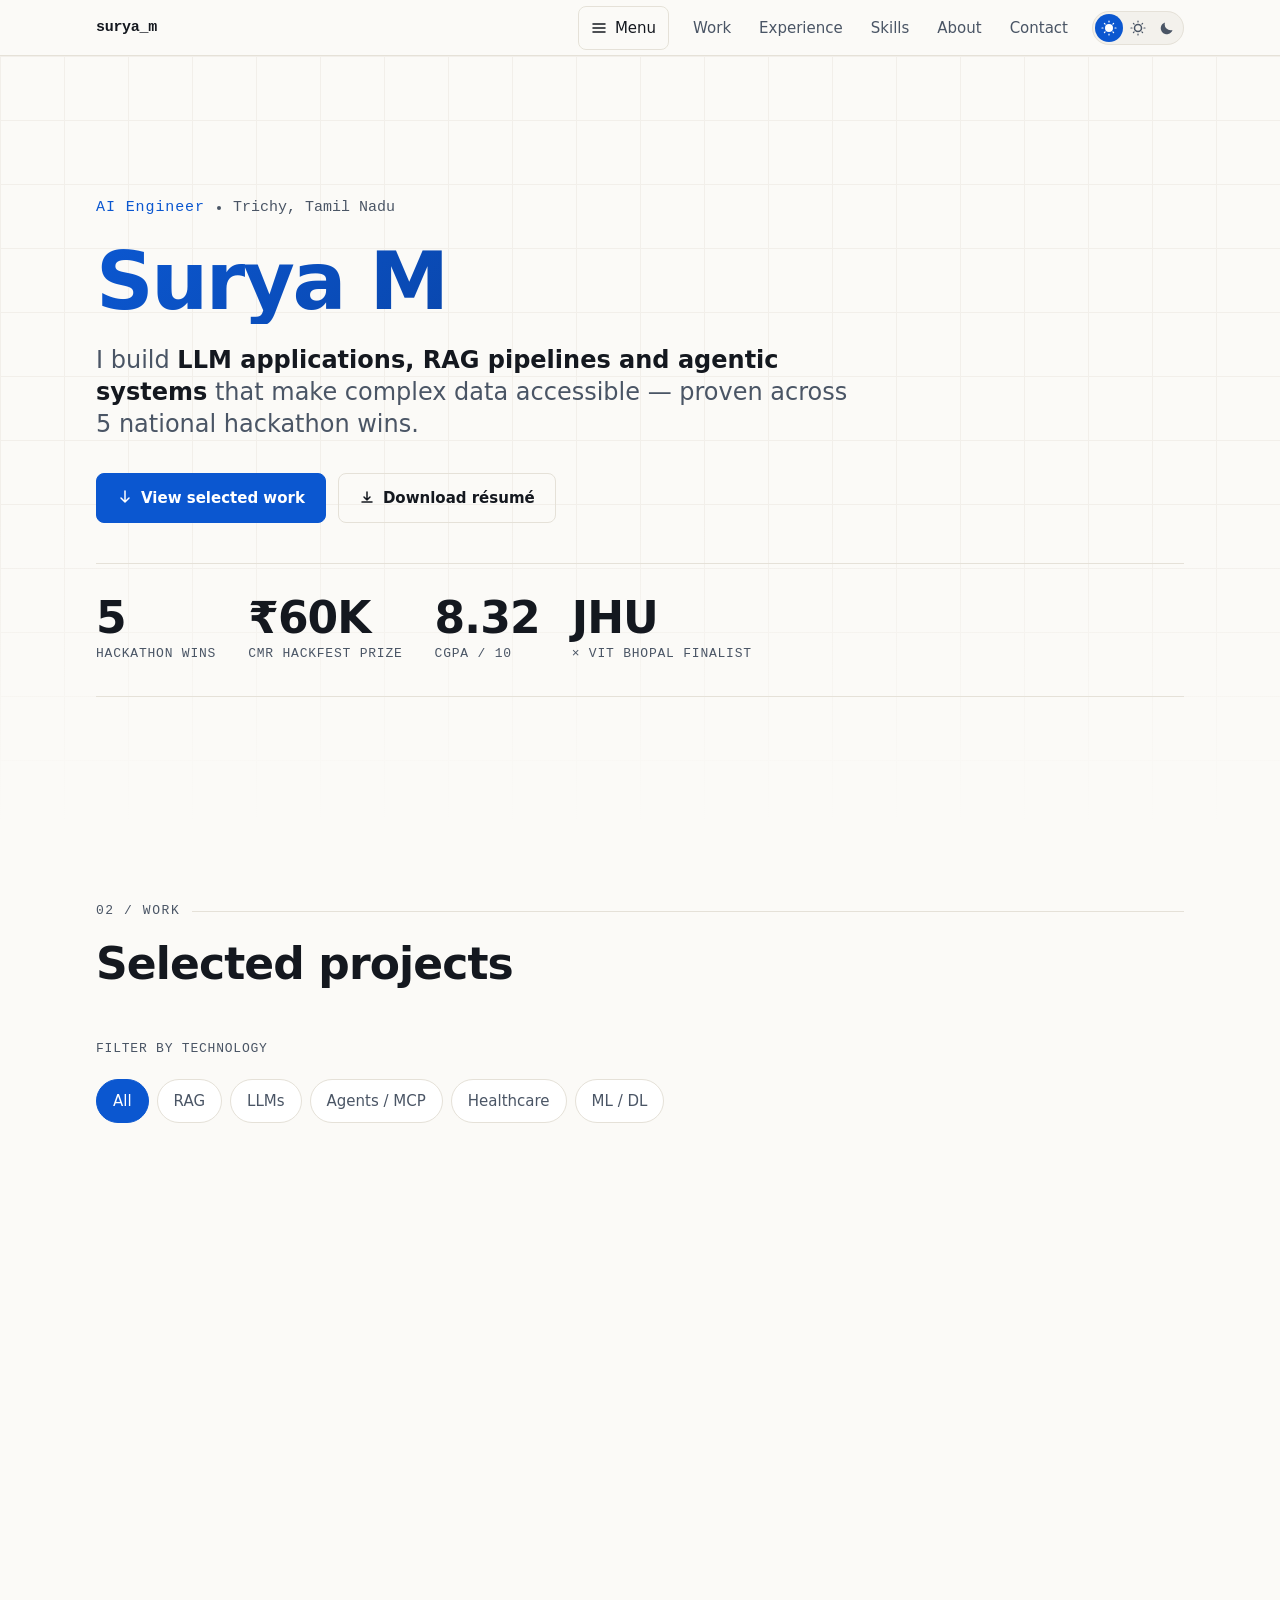
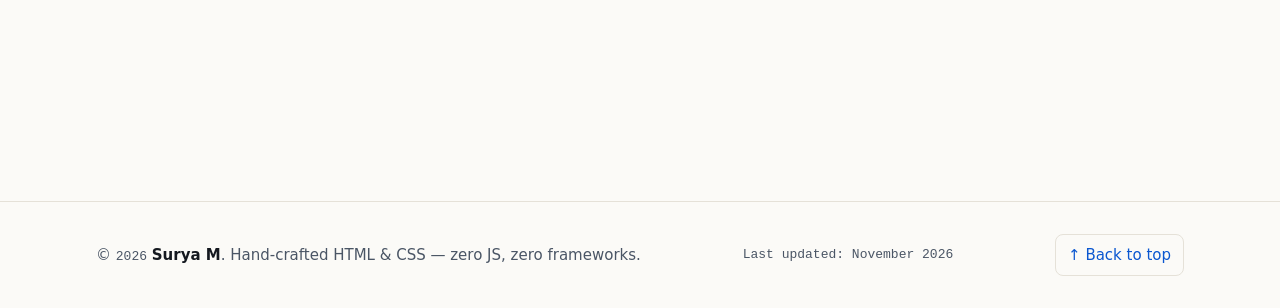
<file: index.html>
<!DOCTYPE html>
<html lang="en">
<head>
  <meta charset="UTF-8">
  <meta name="viewport" content="width=device-width, initial-scale=1">

  <!-- SEO -->
  <title>Surya M — AI Engineer | LLMs, RAG & Agentic AI</title>
  <meta name="description" content="Surya M is an AI Engineer building LLM applications, RAG pipelines, and agentic systems. 5 hackathon wins, CGPA 8.32, DigiDARA intern.">
  <meta name="color-scheme" content="light dark">
  <meta name="theme-color" media="(prefers-color-scheme: light)" content="#fbfaf7">
  <meta name="theme-color" media="(prefers-color-scheme: dark)"  content="#0e1116">
  <link rel="canonical" href="https://surya-m.dev/">

  <!-- Open Graph -->
  <meta property="og:type"        content="website">
  <meta property="og:title"       content="Surya M — AI Engineer">
  <meta property="og:description" content="Building LLM applications, RAG pipelines and agentic AI systems. 5 hackathon wins across national competitions.">
  <meta property="og:url"         content="https://surya-m.dev/">
  <meta property="og:image"       content="https://surya-m.dev/assets/og-image.svg">
  <meta property="og:image:alt"   content="Surya M — AI Engineer. Building intelligent systems with LLMs, RAG, and agentic AI.">
  <meta property="og:image:width"  content="1200">
  <meta property="og:image:height" content="630">
  <meta property="og:locale"      content="en_IN">

  <!-- Twitter Card -->
  <meta name="twitter:card"        content="summary_large_image">
  <meta name="twitter:title"       content="Surya M — AI Engineer">
  <meta name="twitter:description" content="Building LLM applications, RAG pipelines and agentic AI systems.">
  <meta name="twitter:image"       content="https://surya-m.dev/assets/og-image.svg">
  <meta name="twitter:image:alt"   content="Surya M — AI Engineer portfolio">

  <!-- Favicon -->
  <link rel="icon" href="assets/favicon.svg" type="image/svg+xml">

  <!-- CSS — single render-blocking file -->
  <link rel="stylesheet" href="css/styles.min.css">
  <!-- Print — non-render-blocking -->
  <link rel="stylesheet" href="css/print.css" media="print">

  <!-- JSON-LD: Person -->
  <script type="application/ld+json">
  {
    "@context": "https://schema.org",
    "@type": "Person",
    "name": "Surya M",
    "jobTitle": "AI Engineer",
    "url": "https://surya-m.dev/",
    "email": "aitech.surya24@gmail.com",
    "address": {
      "@type": "PostalAddress",
      "addressLocality": "Trichy",
      "addressRegion": "Tamil Nadu",
      "addressCountry": "IN"
    },
    "alumniOf": {
      "@type": "CollegeOrUniversity",
      "name": "Kongunadu College of Engineering and Technology",
      "address": {
        "@type": "PostalAddress",
        "addressLocality": "Trichy",
        "addressRegion": "Tamil Nadu"
      }
    },
    "knowsAbout": [
      "Large Language Models",
      "Retrieval-Augmented Generation",
      "Agentic AI",
      "LangChain",
      "LangGraph",
      "Model Context Protocol",
      "Google Agent Development Kit",
      "Machine Learning",
      "Deep Learning",
      "Python",
      "FastAPI",
      "FAISS",
      "Pinecone"
    ],
    "sameAs": [
      "https://github.com/M-surya03",
      "https://www.linkedin.com/in/surya-m-ai/"
    ]
  }
  </script>
</head>
<body>

  <!-- Skip link (first focusable element) -->
  <!-- SRC: resume.accessibility -->
  <a class="skip-link" href="#main">Skip to main content</a>

  <!-- Pattern A: Theme switch inputs (must be siblings of :root for :has() to work) -->
  <!-- WHY: Inputs at top-level so :root:has() selectors apply globally -->
  <input type="radio" id="theme-auto"  name="theme" checked class="vh">
  <input type="radio" id="theme-light" name="theme"         class="vh">
  <input type="radio" id="theme-dark"  name="theme"         class="vh">

  <!-- Pattern C: Scroll progress bar (decorative) -->
  <div class="progress" aria-hidden="true"></div>

  <!-- ======================================================================
       HEADER
       ====================================================================== -->
  <header class="site-header" role="banner">
    <div class="wrap site-header__inner">

      <!-- SRC: resume.name -->
      <a href="#top" class="wordmark" aria-label="Surya M — home">surya_m</a>

      <div class="header-controls">
        <!-- Pattern F: Mobile nav toggle (Popover API) -->
        <button
          class="menu-btn no-print"
          popovertarget="site-nav"
          aria-label="Open navigation menu"
          aria-expanded="false"
          aria-controls="site-nav"
        >
          <svg width="16" height="16" viewBox="0 0 16 16" fill="none" aria-hidden="true">
            <path d="M2 4h12M2 8h12M2 12h12" stroke="currentColor" stroke-width="1.5" stroke-linecap="round"/>
          </svg>
          Menu
        </button>

        <!-- Primary Nav — Pattern F -->
        <nav id="site-nav" popover aria-label="Primary navigation">
          <ul class="site-nav__list">
            <li><a href="#work"       class="site-nav__link">Work</a></li>
            <li><a href="#experience" class="site-nav__link">Experience</a></li>
            <li><a href="#skills"     class="site-nav__link">Skills</a></li>
            <li><a href="#about"      class="site-nav__link">About</a></li>
            <li><a href="#contact"    class="site-nav__link">Contact</a></li>
          </ul>
        </nav>

        <!-- Pattern A: Tri-state theme switch -->
        <fieldset class="theme-switch no-print" aria-label="Colour theme">
          <legend class="vh">Colour theme</legend>

          <input type="radio" id="theme-auto-btn"  name="theme-btn" value="auto"  checked>
          <label for="theme-auto-btn" title="Auto (follows system)">
            <svg viewBox="0 0 16 16" fill="none" aria-hidden="true">
              <circle cx="8" cy="8" r="4" fill="currentColor"/>
              <path d="M8 2V1M8 15v-1M2 8H1M15 8h-1M4.1 4.1l-.7-.7M12.6 12.6l-.7-.7M4.1 11.9l-.7.7M12.6 3.4l-.7.7" stroke="currentColor" stroke-width="1.2" stroke-linecap="round"/>
            </svg>
            <span class="vh">Auto</span>
          </label>

          <input type="radio" id="theme-light-btn" name="theme-btn" value="light">
          <label for="theme-light-btn" title="Light mode">
            <svg viewBox="0 0 16 16" fill="none" aria-hidden="true">
              <circle cx="8" cy="8" r="3.5" stroke="currentColor" stroke-width="1.5"/>
              <path d="M8 1v1M8 14v1M1 8h1M14 8h1M3.4 3.4l.7.7M11.9 11.9l.7.7M3.4 12.6l.7-.7M11.9 4.1l.7-.7" stroke="currentColor" stroke-width="1.2" stroke-linecap="round"/>
            </svg>
            <span class="vh">Light</span>
          </label>

          <input type="radio" id="theme-dark-btn"  name="theme-btn" value="dark">
          <label for="theme-dark-btn" title="Dark mode">
            <svg viewBox="0 0 16 16" fill="none" aria-hidden="true">
              <path d="M13.5 10A6 6 0 0 1 6 2.5a6 6 0 1 0 7.5 7.5Z" fill="currentColor"/>
            </svg>
            <span class="vh">Dark</span>
          </label>
        </fieldset>
      </div>
    </div>
  </header>

  <!-- WHY: Theme switch radios control :root color-scheme via :has() in tokens.css -->
  <style>
    :root:has(#theme-light-btn:checked) { color-scheme: light; }
    :root:has(#theme-dark-btn:checked)  { color-scheme: dark; }
  </style>

  <!-- ======================================================================
       MAIN
       ====================================================================== -->
  <main id="main" tabindex="-1">

    <!-- ==================================================================
         01 · HERO
         ================================================================== -->
    <!-- SRC: resume.name, resume.headline, resume.location, resume.summary -->
    <section class="hero" id="top" aria-labelledby="hero-name">
      <div class="wrap hero__inner">

        <!-- Eyebrow: role + location -->
        <div class="hero__eyebrow" aria-label="Role and location">
          <span class="hero__role">AI Engineer</span>
          <span class="hero__dot" aria-hidden="true"></span>
          <span class="hero__location">Trichy, Tamil Nadu</span>
        </div>

        <!-- SRC: resume.name -->
        <h1 class="hero__name" id="hero-name">Surya M</h1>

        <!-- Value proposition (≤ 22 words, outcome-first) -->
        <!-- SRC: resume.summary -->
        <p class="hero__value-prop">
          I build <strong>LLM applications, RAG pipelines and agentic systems</strong>
          that make complex data accessible — proven across 5 national hackathon wins.
        </p>

        <!-- CTAs -->
        <div class="hero__ctas">
          <a href="#work" class="btn btn--primary">
            <svg width="16" height="16" viewBox="0 0 16 16" fill="none" aria-hidden="true">
              <path d="M8 1v10M4 8l4 4 4-4" stroke="currentColor" stroke-width="1.5" stroke-linecap="round" stroke-linejoin="round"/>
            </svg>
            View selected work
          </a>
          <a href="assets/Surya_M_1.pdf" class="btn btn--ghost" download>
            <svg width="16" height="16" viewBox="0 0 16 16" fill="none" aria-hidden="true">
              <path d="M3 12h10M8 2v8M5 7l3 3 3-3" stroke="currentColor" stroke-width="1.5" stroke-linecap="round" stroke-linejoin="round"/>
            </svg>
            Download résumé
          </a>
        </div>

        <!-- Proof strip — résumé-backed facts only -->
        <!-- SRC: resume.achievements, resume.education -->
        <ul class="proof-strip" aria-label="Key facts">
          <li class="proof-strip__item">
            <span class="proof-strip__value">5</span>
            <span class="proof-strip__label">Hackathon wins</span>
          </li>
          <li class="proof-strip__item">
            <span class="proof-strip__value">₹60K</span>
            <span class="proof-strip__label">CMR Hackfest prize</span>
          </li>
          <li class="proof-strip__item">
            <span class="proof-strip__value">8.32</span>
            <span class="proof-strip__label">CGPA / 10</span>
          </li>
          <li class="proof-strip__item">
            <span class="proof-strip__value">JHU</span>
            <span class="proof-strip__label">× VIT Bhopal finalist</span>
          </li>
        </ul>

      </div>
    </section>

    <!-- ==================================================================
         02 · WORK
         ================================================================== -->
    <!-- SRC: resume.projects -->
    <section class="section work cv-auto" id="work" aria-labelledby="work-heading">
      <div class="wrap">

        <div class="section__eyebrow">
          <span class="label">02 / Work</span>
        </div>
        <h2 class="section__heading" id="work-heading">Selected projects</h2>

        <!-- Pattern B: Tag filter -->
        <fieldset class="filter no-print" id="project-filter">
          <legend>Filter by technology</legend>

          <input type="radio" id="f-all"        name="proj-filter" checked>
          <label for="f-all">All</label>

          <input type="radio" id="f-rag"        name="proj-filter">
          <label for="f-rag">RAG</label>

          <input type="radio" id="f-llm"        name="proj-filter">
          <label for="f-llm">LLMs</label>

          <input type="radio" id="f-agents"     name="proj-filter">
          <label for="f-agents">Agents / MCP</label>

          <input type="radio" id="f-healthcare" name="proj-filter">
          <label for="f-healthcare">Healthcare</label>

          <input type="radio" id="f-ml"         name="proj-filter">
          <label for="f-ml">ML / DL</label>
        </fieldset>

        <!-- Project cards — Pattern H (sticky-stack on tall desktop) -->
        <ul class="cards stack" aria-label="Featured projects">

          <!-- SRC: resume.projects[FloatChat] -->
          <li class="card card--featured reveal"
              data-tags="rag llm agents mcp langchain ocean">
            <span class="card__eyebrow">01 · Featured · SIH 2024</span>
            <h3 class="card__title">FloatChat — Oceanographic AI Platform</h3>
            <p class="card__outcome">
              Makes ARGO float ocean data queryable in plain English — built for
              Smart India Hackathon 2024. LLaMA-3-8B + MCP + FAISS enables
              non-technical policymakers and NGOs to explore temperature, salinity
              and depth profiles without code.
            </p>
            <ul class="chips card__chips" aria-label="Technologies">
              <li class="chip">RAG</li>
              <li class="chip">LangChain</li>
              <li class="chip">MCP</li>
              <li class="chip">FAISS</li>
            </ul>
            <div class="card__links">
              <a href="projects/floatchat.html" class="btn btn--primary btn--sm">
                Read case study
              </a>
              <a href="https://github.com/M-surya03/Oceanographic-ChatBot"
                 class="btn btn--ghost btn--sm"
                 rel="noopener noreferrer">
                GitHub
              </a>
            </div>
          </li>

          <!-- SRC: resume.projects[Syllabex] -->
          <li class="card card--featured reveal"
              data-tags="rag llm education vector-db">
            <span class="card__eyebrow">02 · Featured · 2026</span>
            <h3 class="card__title">Syllabex — Syllabus-Grounded Learning Assistant</h3>
            <p class="card__outcome">
              Solves AI-hallucination in education: faculty upload textbooks and
              answer keys; a RAG pipeline ensures every student answer aligns
              with institution-approved, syllabus-matched content — no more
              unpredictable ChatGPT outputs in exams.
            </p>
            <ul class="chips card__chips" aria-label="Technologies">
              <li class="chip">RAG</li>
              <li class="chip">LLMs</li>
              <li class="chip">Vector DB</li>
              <li class="chip">Python</li>
            </ul>
            <div class="card__links">
              <a href="projects/syllabex.html" class="btn btn--primary btn--sm">
                Read case study
              </a>
              <!-- TODO(resume.projects.syllabex.github): Add GitHub URL when available -->
              <span class="label" style="align-self:center;">
                <!-- SRC: resume.projects.syllabex.github → MISSING -->
              </span>
            </div>
          </li>

          <!-- SRC: resume.projects[MindMate] -->
          <li class="card card--featured reveal"
              data-tags="rag llm agents healthcare">
            <span class="card__eyebrow">03 · Featured · 2025</span>
            <h3 class="card__title">MindMate — Personalized AI Wellness Agent</h3>
            <p class="card__outcome">
              Built during DigiDARA internship: a personalized mental-health AI
              combining RAG pipelines, Pinecone vector memory, and agentic
              workflows for context-aware mood tracking and guided relaxation.
            </p>
            <ul class="chips card__chips" aria-label="Technologies">
              <li class="chip">LangChain</li>
              <li class="chip">Pinecone</li>
              <li class="chip">RAG</li>
              <li class="chip">MongoDB</li>
            </ul>
            <div class="card__links">
              <a href="projects/mindmate.html" class="btn btn--primary btn--sm">
                Read case study
              </a>
            </div>
          </li>

          <!-- SRC: resume.projects[SewaSetu] -->
          <li class="card card--featured reveal"
              data-tags="agents mcp e-governance">
            <span class="card__eyebrow">04 · Featured · 2026</span>
            <h3 class="card__title">SewaSetu — AI Pension Portal</h3>
            <p class="card__outcome">
              Dual-MCP server architecture (Citizen + Officer) for old-age
              pension workflows: separate authorization boundaries, JWT-validated
              tools, PostgreSQL system of record, and Docker Compose deployment.
            </p>
            <ul class="chips card__chips" aria-label="Technologies">
              <li class="chip">MCP</li>
              <li class="chip">FastAPI</li>
              <li class="chip">PostgreSQL</li>
              <li class="chip">Docker</li>
            </ul>
            <div class="card__links">
              <a href="projects/sewasetu.html" class="btn btn--primary btn--sm">
                Read case study
              </a>
            </div>
          </li>

        </ul><!-- /.cards -->
      </div>
    </section>

    <!-- ==================================================================
         03 · EXPERIENCE
         ================================================================== -->
    <!-- SRC: resume.experience, resume.education, resume.achievements -->
    <section class="section cv-auto" id="experience" aria-labelledby="exp-heading">
      <div class="wrap">

        <div class="section__eyebrow">
          <span class="label">03 / Experience</span>
        </div>
        <h2 class="section__heading" id="exp-heading">Timeline</h2>

        <ol class="timeline" aria-label="Career and education timeline">

          <!-- ---- 2026 ---- -->
          <li class="timeline__year" aria-label="2026">2026</li>

          <!-- SRC: resume.achievements[GENESIS] -->
          <li class="timeline__item timeline__item--accent reveal">
            <div class="timeline__item__header">
              <span class="timeline__role">🏆 1st Prize — GENESIS'26</span>
              <span class="timeline__tag">Award</span>
              <time class="timeline__dates" datetime="2026">2026</time>
            </div>
            <ul class="timeline__bullets">
              <li>Awarded ₹5,000 cash prize at GENESIS'26 hackathon.</li>
            </ul>
          </li>

          <!-- SRC: resume.projects[Syllabex] -->
          <li class="timeline__item reveal">
            <div class="timeline__item__header">
              <span class="timeline__role">Syllabex</span>
              <span class="timeline__tag">Project</span>
              <time class="timeline__dates" datetime="2026">2026</time>
            </div>
            <ul class="timeline__bullets">
              <li>Syllabus-grounded RAG assistant controlling AI output in academic contexts.</li>
            </ul>
          </li>

          <!-- SRC: resume.achievements[CMR Hackfest] -->
          <li class="timeline__item timeline__item--award reveal">
            <div class="timeline__item__header">
              <span class="timeline__role">🥈 1st Runner-Up — CMR Hackfest 3.0</span>
              <span class="timeline__tag">Award · ₹60,000</span>
              <time class="timeline__dates" datetime="2026-01-11">Jan 11, 2026</time>
            </div>
            <ul class="timeline__bullets">
              <li>Secured 1st Runner-Up with a cash prize of ₹60,000 at CMR Hackfest 3.0.</li>
            </ul>
          </li>

          <!-- ---- 2025 ---- -->
          <li class="timeline__year" aria-label="2025">2025</li>

          <!-- SRC: resume.experience[DigiDARA] -->
          <li class="timeline__item timeline__item--accent reveal">
            <div class="timeline__item__header">
              <span class="timeline__role">Generative AI & Agentic AI Intern</span>
              <span class="timeline__org">DigiDARA Technologies Pvt. Ltd., Tiruchirappalli</span>
              <time class="timeline__dates" datetime="2025-07">Jul 2025</time>
            </div>
            <ul class="timeline__bullets">
              <li>Completed 3-month training covering LLMs, RAG, Vector Databases, LangChain, and LangGraph in production-oriented settings.</li>
              <li>Built MindMate — a mental-health AI agent combining RAG pipelines and agentic workflows for context-aware responses.</li>
              <li>Integrated FAISS/Pinecone vector search, improving LLM response relevance in real-world use cases.</li>
            </ul>
          </li>

          <!-- SRC: resume.experience[NexiTence] -->
          <li class="timeline__item reveal">
            <div class="timeline__item__header">
              <span class="timeline__role">Python Developer</span>
              <span class="timeline__org">NexiTence Technology LLP</span>
              <time class="timeline__dates" datetime="2025-06/2025-07">Jun – Jul 2025</time>
            </div>
            <ul class="timeline__bullets">
              <li>Built web application features with HTML, CSS, Python, and Flask across front-end and back-end.</li>
              <li>Explored Google ADK for agentic AI, building agents with context memory and tool integration.</li>
            </ul>
          </li>

          <!-- SRC: resume.achievements[ZenAI] -->
          <li class="timeline__item timeline__item--award reveal">
            <div class="timeline__item__header">
              <span class="timeline__role">🥉 3rd Prize + Consolation — ZenAI Hackathon</span>
              <span class="timeline__tag">Awards · ₹8,000 total</span>
              <time class="timeline__dates" datetime="2025">2025</time>
            </div>
            <ul class="timeline__bullets">
              <li>Awarded 3rd Prize (₹5,000) and Consolation Prize (₹3,000) at ZenAI Hackathon.</li>
            </ul>
          </li>

          <!-- SRC: resume.achievements[JHU Health Hackathon] -->
          <li class="timeline__item reveal">
            <div class="timeline__item__header">
              <span class="timeline__role">Finalist — Health Hackathon</span>
              <span class="timeline__org">VIT Bhopal × Johns Hopkins University, USA</span>
              <time class="timeline__dates" datetime="2025-02-19">Feb 19, 2025</time>
            </div>
            <ul class="timeline__bullets">
              <li>Reached finals of international health hackathon jointly organized by VIT Bhopal and Johns Hopkins University for a healthcare-focused AI solution.</li>
            </ul>
          </li>

          <!-- SRC: resume.certifications -->
          <li class="timeline__item reveal">
            <div class="timeline__item__header">
              <span class="timeline__role">Certifications completed</span>
              <span class="timeline__tag">Learning</span>
              <time class="timeline__dates" datetime="2025">2025</time>
            </div>
            <ul class="timeline__bullets">
              <li>Data Analysis with Python — freeCodeCamp</li>
              <li>Practical ML Bootcamp with Real World Projects — TutorialsPoint</li>
              <li>Fundamentals of Deep Learning — NVIDIA</li>
            </ul>
          </li>

          <!-- SRC: resume.projects[FloatChat/SIH] -->
          <li class="timeline__item reveal">
            <div class="timeline__item__header">
              <span class="timeline__role">FloatChat — Smart India Hackathon solution</span>
              <span class="timeline__tag">Project</span>
              <time class="timeline__dates" datetime="2025">SIH 2025</time>
            </div>
            <ul class="timeline__bullets">
              <li>RAG pipeline over ARGO float NetCDF data; LLaMA-3-8B + MCP for natural-language ocean data queries.</li>
            </ul>
          </li>

          <!-- ---- 2023 ---- -->
          <li class="timeline__year" aria-label="2023 — present">2023 — present</li>

          <!-- SRC: resume.education[0] -->
          <li class="timeline__item timeline__item--accent reveal">
            <div class="timeline__item__header">
              <span class="timeline__role">B.Tech — Artificial Intelligence & Data Science</span>
              <span class="timeline__org">Kongunadu College of Engineering and Technology, Trichy</span>
              <time class="timeline__dates" datetime="2023/2027">2023 – 2027</time>
            </div>
            <ul class="timeline__bullets">
              <li>CGPA: 8.32 / 10</li>
            </ul>
          </li>

          <!-- SRC: resume.education[1] -->
          <li class="timeline__item reveal">
            <div class="timeline__item__header">
              <span class="timeline__role">Class XII — 86.6%</span>
              <span class="timeline__org">Sowdambikaa Higher Secondary School</span>
              <time class="timeline__dates" datetime="2022/2023">2022 – 2023</time>
            </div>
          </li>

        </ol>
      </div>
    </section>

    <!-- ==================================================================
         04 · SKILLS
         ================================================================== -->
    <!-- SRC: resume.skills -->
    <section class="section cv-auto" id="skills" aria-labelledby="skills-heading">
      <div class="wrap">

        <div class="section__eyebrow">
          <span class="label">04 / Skills</span>
        </div>
        <h2 class="section__heading" id="skills-heading">Capabilities</h2>

        <ul class="skills-grid" aria-label="Skill capability groups">

          <!-- SRC: resume.skills[LLMs & GenAI] -->
          <li class="skill-group reveal">
            <h3 class="skill-group__heading">
              <svg viewBox="0 0 16 16" fill="none" aria-hidden="true">
                <circle cx="8" cy="8" r="3" stroke="currentColor" stroke-width="1.5"/>
                <path d="M8 1v2M8 13v2M1 8h2M13 8h2M3.4 3.4l1.4 1.4M11.2 11.2l1.4 1.4M3.4 12.6l1.4-1.4M11.2 4.8l1.4-1.4" stroke="currentColor" stroke-width="1.2" stroke-linecap="round"/>
              </svg>
              LLMs & Generative AI
            </h3>
            <p class="skill-group__tools">
              LLMs, API Integration, RAG, LangChain, LangGraph, LangSmith, Google ADK
            </p>
            <div class="skill-group__used-in">
              <span class="skill-group__used-label">Used in:</span>
              <a href="projects/floatchat.html" class="skill-group__project-link">FloatChat</a>
              <a href="projects/syllabex.html"  class="skill-group__project-link">Syllabex</a>
              <a href="projects/mindmate.html"  class="skill-group__project-link">MindMate</a>
            </div>
          </li>

          <!-- SRC: resume.skills[Agentic AI & MCP] -->
          <li class="skill-group reveal">
            <h3 class="skill-group__heading">
              <svg viewBox="0 0 16 16" fill="none" aria-hidden="true">
                <rect x="2" y="6" width="4" height="4" rx="1" stroke="currentColor" stroke-width="1.5"/>
                <rect x="10" y="6" width="4" height="4" rx="1" stroke="currentColor" stroke-width="1.5"/>
                <rect x="6" y="1" width="4" height="4" rx="1" stroke="currentColor" stroke-width="1.5"/>
                <path d="M6 3h-2v3M10 3h2v3M4 8h2v3h4v-3h2" stroke="currentColor" stroke-width="1.2" stroke-linecap="round" stroke-linejoin="round" fill="none"/>
              </svg>
              Agentic AI & MCP
            </h3>
            <p class="skill-group__tools">
              Model Context Protocol, Multi-agent orchestration, Google ADK, LangGraph agents, Tool integration
            </p>
            <div class="skill-group__used-in">
              <span class="skill-group__used-label">Used in:</span>
              <a href="projects/floatchat.html" class="skill-group__project-link">FloatChat</a>
              <a href="projects/sewasetu.html"  class="skill-group__project-link">SewaSetu</a>
            </div>
          </li>

          <!-- SRC: resume.skills[ML/DL] -->
          <li class="skill-group reveal">
            <h3 class="skill-group__heading">
              <svg viewBox="0 0 16 16" fill="none" aria-hidden="true">
                <path d="M2 12L6 6l3 4 2-3 3 5" stroke="currentColor" stroke-width="1.5" stroke-linecap="round" stroke-linejoin="round"/>
              </svg>
              Machine Learning & Deep Learning
            </h3>
            <p class="skill-group__tools">
              Scikit-learn, PyTorch, TensorFlow, Probability, Statistics, ML Algorithms,
              Feature Engineering, Model Evaluation, LLM Evaluation (DeepEval), RAGAS
            </p>
            <div class="skill-group__used-in">
              <span class="skill-group__used-label">Used in:</span>
              <a href="projects/mindmate.html" class="skill-group__project-link">MindMate</a>
              <span class="skill-group__project-link" style="color:var(--muted);">Brain Tumor</span>
            </div>
          </li>

          <!-- SRC: resume.skills[Data & Vector Stores] -->
          <li class="skill-group reveal">
            <h3 class="skill-group__heading">
              <svg viewBox="0 0 16 16" fill="none" aria-hidden="true">
                <ellipse cx="8" cy="4" rx="6" ry="2" stroke="currentColor" stroke-width="1.5"/>
                <path d="M2 4v4c0 1.1 2.7 2 6 2s6-.9 6-2V4" stroke="currentColor" stroke-width="1.5"/>
                <path d="M2 8v4c0 1.1 2.7 2 6 2s6-.9 6-2V8" stroke="currentColor" stroke-width="1.5"/>
              </svg>
              Data & Vector Stores
            </h3>
            <p class="skill-group__tools">
              FAISS, Pinecone, PostgreSQL, MySQL, NumPy, Pandas, MongoDB
            </p>
            <div class="skill-group__used-in">
              <span class="skill-group__used-label">Used in:</span>
              <a href="projects/floatchat.html" class="skill-group__project-link">FloatChat</a>
              <a href="projects/mindmate.html"  class="skill-group__project-link">MindMate</a>
              <a href="projects/sewasetu.html"  class="skill-group__project-link">SewaSetu</a>
            </div>
          </li>

          <!-- SRC: resume.skills[AI Evaluation] -->
          <li class="skill-group reveal">
            <h3 class="skill-group__heading">
              <svg viewBox="0 0 16 16" fill="none" aria-hidden="true">
                <path d="M13 4L6 11 3 8" stroke="currentColor" stroke-width="1.5" stroke-linecap="round" stroke-linejoin="round"/>
              </svg>
              AI Evaluation & Observability
            </h3>
            <p class="skill-group__tools">
              LangSmith, DeepEval, RAGAS, LLM observability, Gateway, RAG evaluation
            </p>
            <div class="skill-group__used-in">
              <span class="skill-group__used-label">Used in:</span>
              <a href="projects/floatchat.html" class="skill-group__project-link">FloatChat</a>
              <a href="projects/mindmate.html"  class="skill-group__project-link">MindMate</a>
            </div>
          </li>

          <!-- SRC: resume.skills[Languages & Tools] -->
          <li class="skill-group reveal">
            <h3 class="skill-group__heading">
              <svg viewBox="0 0 16 16" fill="none" aria-hidden="true">
                <path d="M5 4L2 8l3 4M11 4l3 4-3 4M8 2v12" stroke="currentColor" stroke-width="1.5" stroke-linecap="round" stroke-linejoin="round"/>
              </svg>
              Languages & Tools
            </h3>
            <p class="skill-group__tools">
              Python, SQL, FastAPI, Flask, Git, GitHub, Docker, VSCode, Google Colab
            </p>
            <div class="skill-group__used-in">
              <span class="skill-group__used-label">Used in:</span>
              <span style="font-size:var(--text-xs);color:var(--muted);">All projects</span>
            </div>
          </li>

        </ul>

        <!-- Pattern G: Certifications scroll-snap rail -->
        <!-- SRC: resume.certifications -->
        <div style="margin-block-start: var(--sp-16);">
          <div class="section__eyebrow" style="margin-block-end:var(--sp-6);">
            <span class="label">Certifications</span>
          </div>
          <ul class="cert-rail"
              role="region"
              aria-label="Certifications"
              tabindex="0">
            <li class="cert-card">
              <span class="cert-card__issuer">freeCodeCamp</span>
              <span class="cert-card__name">Data Analysis with Python</span>
              <time class="cert-card__year" datetime="2025">2025</time>
            </li>
            <li class="cert-card">
              <span class="cert-card__issuer">TutorialsPoint</span>
              <span class="cert-card__name">Practical Machine Learning Bootcamp with Real World Projects</span>
              <time class="cert-card__year" datetime="2025">2025</time>
            </li>
            <li class="cert-card">
              <span class="cert-card__issuer">NVIDIA</span>
              <span class="cert-card__name">Fundamentals of Deep Learning</span>
              <time class="cert-card__year" datetime="2025">2025</time>
            </li>
          </ul>
        </div>

      </div>
    </section>

    <!-- ==================================================================
         05 · ABOUT
         ================================================================== -->
    <!-- SRC: resume.summary + resume.achievements (human detail) -->
    <section class="section cv-auto" id="about" aria-labelledby="about-heading">
      <div class="wrap">

        <div class="section__eyebrow">
          <span class="label">05 / About</span>
        </div>
        <h2 class="section__heading" id="about-heading">About me</h2>

        <div class="layout-sidebar">
          <div class="prose">
            <!-- SRC: resume.summary, 90-120 words, first-person, concrete -->
            <p>
              I'm an Artificial Intelligence and Data Science undergraduate at
              Kongunadu College of Engineering and Technology, Trichy, graduating
              in 2027 with a CGPA of 8.32. My work centres on building LLM
              applications, RAG pipelines, and agentic systems that make complex
              data accessible to real users.
            </p>
            <p>
              I've shipped production-oriented AI at DigiDARA Technologies, where
              I built MindMate — a personalized mental-health agent combining
              semantic retrieval and agentic workflows. Across 10+ national
              competitions, I've won five hackathons, including 1st Runner-Up at
              CMR Hackfest 3.0 (₹60,000 prize) and a Finalist spot at a joint
              VIT Bhopal × Johns Hopkins University health hackathon.
            </p>
            <p>
              When I'm not building AI systems, I'm reverse-engineering why
              they fail — which turns out to be the more useful skill.
            </p>
          </div>

          <!-- SRC: resume.photo — G:\WhatsApp Image 2026-08-19 at 17.41.45-Photoroom.png -->
          <!-- Perf: portrait is below fold so loading="lazy" is correct here -->
          <!-- TODO(resume.photo): Convert to AVIF/WebP for best performance — see README for commands -->
          <figure style="
              aspect-ratio: 3/4;
              border: 1px solid var(--border);
              border-radius: var(--radius-lg);
              overflow: hidden;
              max-inline-size: 20rem;
            ">
            <img
              src="assets/img/portrait.png"
              alt="Surya M — AI Engineer, smiling, Trichy"
              width="600"
              height="800"
              loading="lazy"
              decoding="async"
              style="inline-size:100%;block-size:100%;object-fit:cover;"
            >
          </figure>
        </div>

      </div>
    </section>

    <!-- ==================================================================
         06 · CONTACT
         ================================================================== -->
    <!-- SRC: resume.contact.email, resume.links -->
    <section class="section cv-auto" id="contact" aria-labelledby="contact-heading">
      <div class="wrap">

        <div class="section__eyebrow">
          <span class="label">06 / Contact</span>
        </div>

        <h2 class="section__heading" id="contact-heading">
          Let's build something together.
        </h2>

        <!-- Currently open to -->
        <!-- SRC: resume.summary → "Seeking opportunities to contribute as an AI Engineer" -->
        <p style="font-size:var(--text-lg);color:var(--muted);margin-block-end:var(--sp-8);max-inline-size:48ch;">
          Currently open to <strong style="color:var(--text)">AI Engineer, ML Engineer, and Generative AI internship</strong> opportunities.
        </p>

        <div style="display:flex;flex-wrap:wrap;gap:var(--sp-4);align-items:center;margin-block-end:var(--sp-10);">
          <!-- SRC: resume.contact.email -->
          <a href="mailto:aitech.surya24@gmail.com"
             class="btn btn--primary"
             aria-label="Send email to Surya M">
            <svg width="16" height="16" viewBox="0 0 16 16" fill="none" aria-hidden="true">
              <rect x="1" y="3" width="14" height="10" rx="2" stroke="currentColor" stroke-width="1.5"/>
              <path d="M1 5l7 5 7-5" stroke="currentColor" stroke-width="1.5" stroke-linecap="round"/>
            </svg>
            aitech.surya24@gmail.com
          </a>

          <!-- SRC: resume.links.linkedin -->
          <a href="https://www.linkedin.com/in/surya-m-ai/"
             class="btn btn--ghost"
             rel="noopener noreferrer"
             aria-label="Surya M on LinkedIn">
            <svg width="16" height="16" viewBox="0 0 16 16" fill="currentColor" aria-hidden="true">
              <path d="M1.5 5h3v9.5h-3V5zM3 4a1.5 1.5 0 1 1 0-3 1.5 1.5 0 0 1 0 3zM6 5h2.9v1.4h.04C9.44 5.56 10.44 5 11.7 5c3.07 0 3.64 2.02 3.64 4.65V14.5h-3V10.3c0-1 0-2.28-1.39-2.28-1.4 0-1.61 1.08-1.61 2.2V14.5H6V5z"/>
            </svg>
            LinkedIn
          </a>

          <!-- SRC: resume.links.github -->
          <a href="https://github.com/M-surya03"
             class="btn btn--ghost"
             rel="noopener noreferrer"
             aria-label="Surya M on GitHub">
            <svg width="16" height="16" viewBox="0 0 16 16" fill="currentColor" aria-hidden="true">
              <path d="M8 1C4.14 1 1 4.14 1 8c0 3.08 2 5.71 4.76 6.63.35.06.48-.15.48-.33 0-.16-.01-.69-.01-1.25-1.73.32-2.2-.42-2.34-.8-.08-.2-.42-.8-.72-.96-.25-.13-.6-.45-.01-.46.56-.01.96.52 1.09.73.64 1.07 1.66.77 2.07.59.06-.46.25-.77.45-.95-1.58-.18-3.23-.79-3.23-3.51 0-.77.28-1.41.73-1.9-.07-.18-.32-.9.07-1.88 0 0 .6-.19 1.95.73A6.8 6.8 0 0 1 8 5.84c.6.003 1.2.08 1.76.23 1.35-.92 1.95-.73 1.95-.73.39.98.14 1.7.07 1.88.45.49.73 1.12.73 1.9 0 2.73-1.66 3.33-3.24 3.51.26.22.48.65.48 1.31 0 .95-.01 1.71-.01 1.95 0 .18.13.4.48.33A7.01 7.01 0 0 0 15 8C15 4.14 11.86 1 8 1z"/>
            </svg>
            GitHub
          </a>

          <!-- Résumé download -->
          <a href="assets/Surya_M_1.pdf"
             class="btn btn--ghost"
             download
             aria-label="Download Surya M's résumé PDF">
            <svg width="16" height="16" viewBox="0 0 16 16" fill="none" aria-hidden="true">
              <path d="M3 12h10M8 2v8M5 7l3 3 3-3" stroke="currentColor" stroke-width="1.5" stroke-linecap="round" stroke-linejoin="round"/>
            </svg>
            Résumé PDF
          </a>
        </div>

      </div>
    </section>

  </main>

  <!-- ======================================================================
       FOOTER
       ====================================================================== -->
  <footer class="site-footer" role="contentinfo">
    <div class="wrap site-footer__inner">
      <p class="site-footer__copy">
        &copy; <time datetime="2026">2026</time> <strong>Surya M</strong>.
        Hand-crafted HTML &amp; CSS — zero JS, zero frameworks.
      </p>
      <span class="site-footer__meta">
        Last updated: <time datetime="2026-11">November 2026</time>
      </span>
      <a href="#top" class="site-footer__back" aria-label="Back to top of page">
        ↑ Back to top
      </a>
    </div>
  </footer>

</body>
</html>
</file>
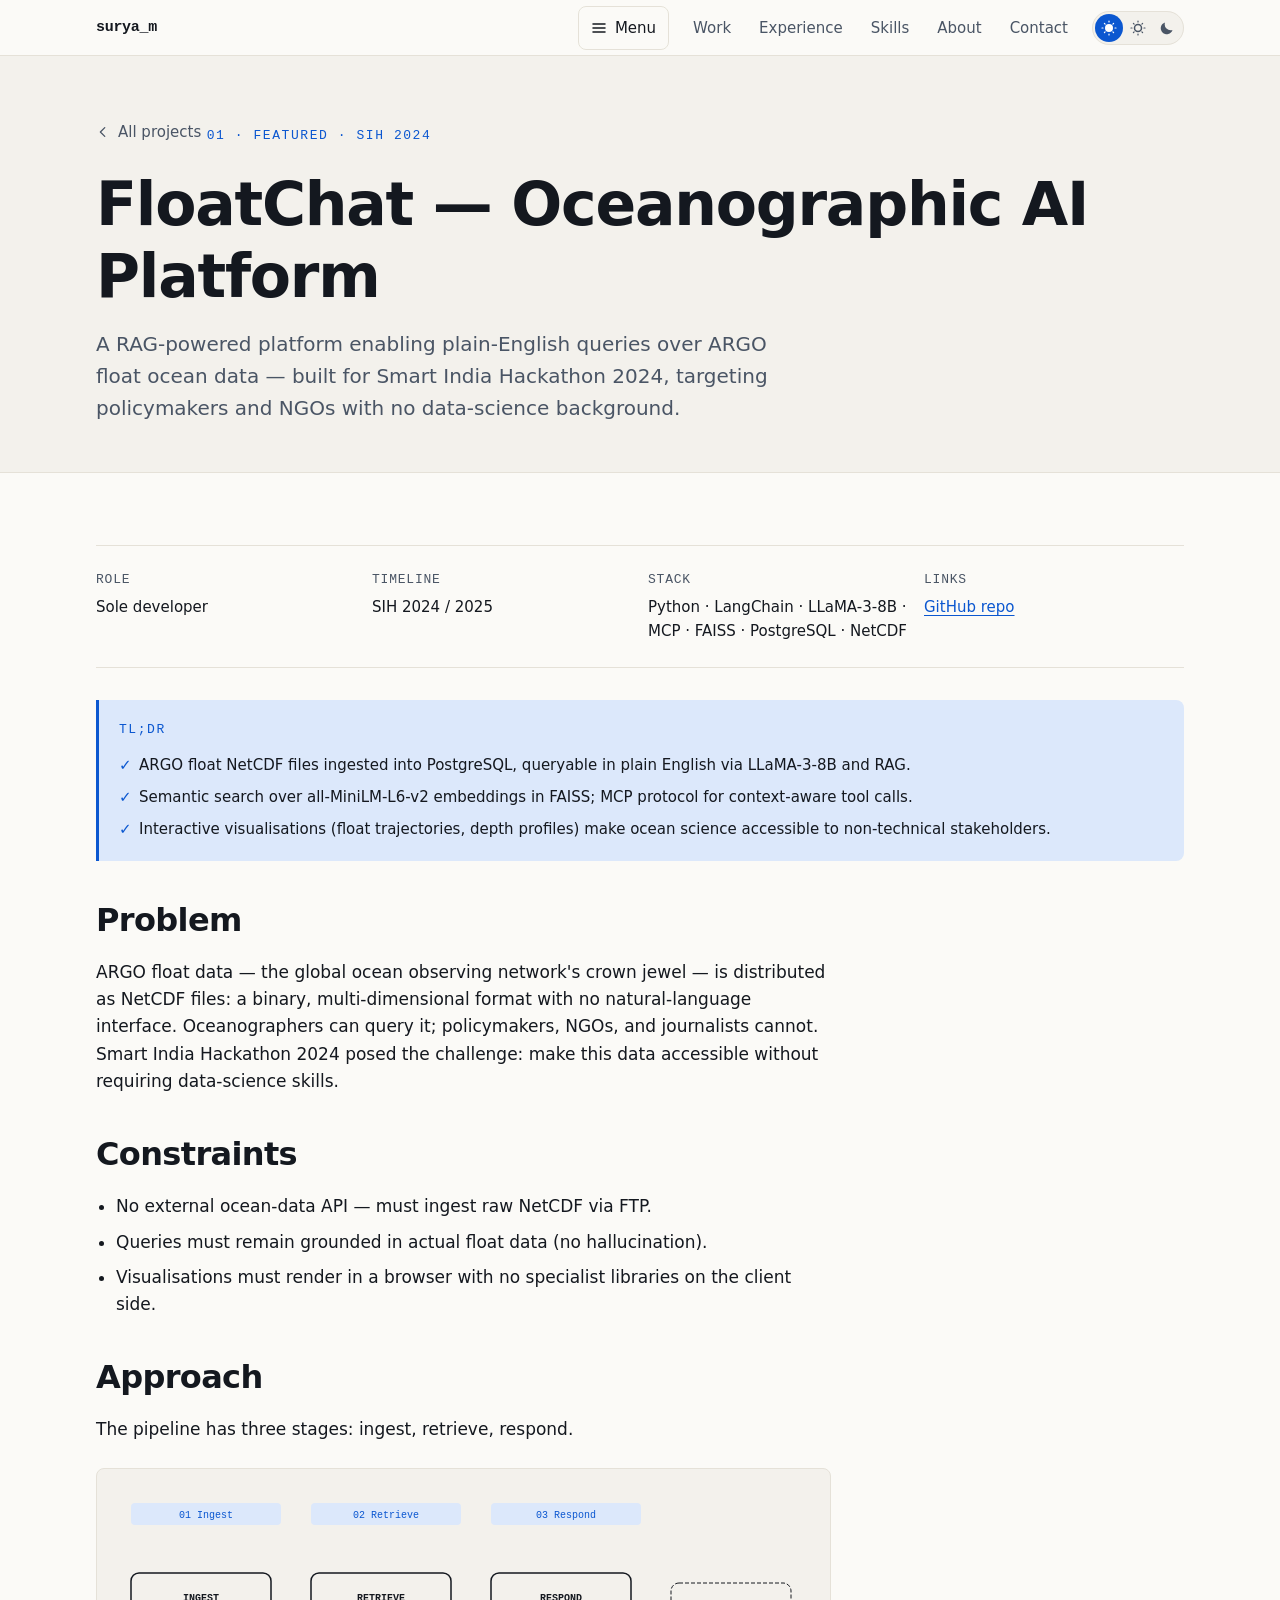
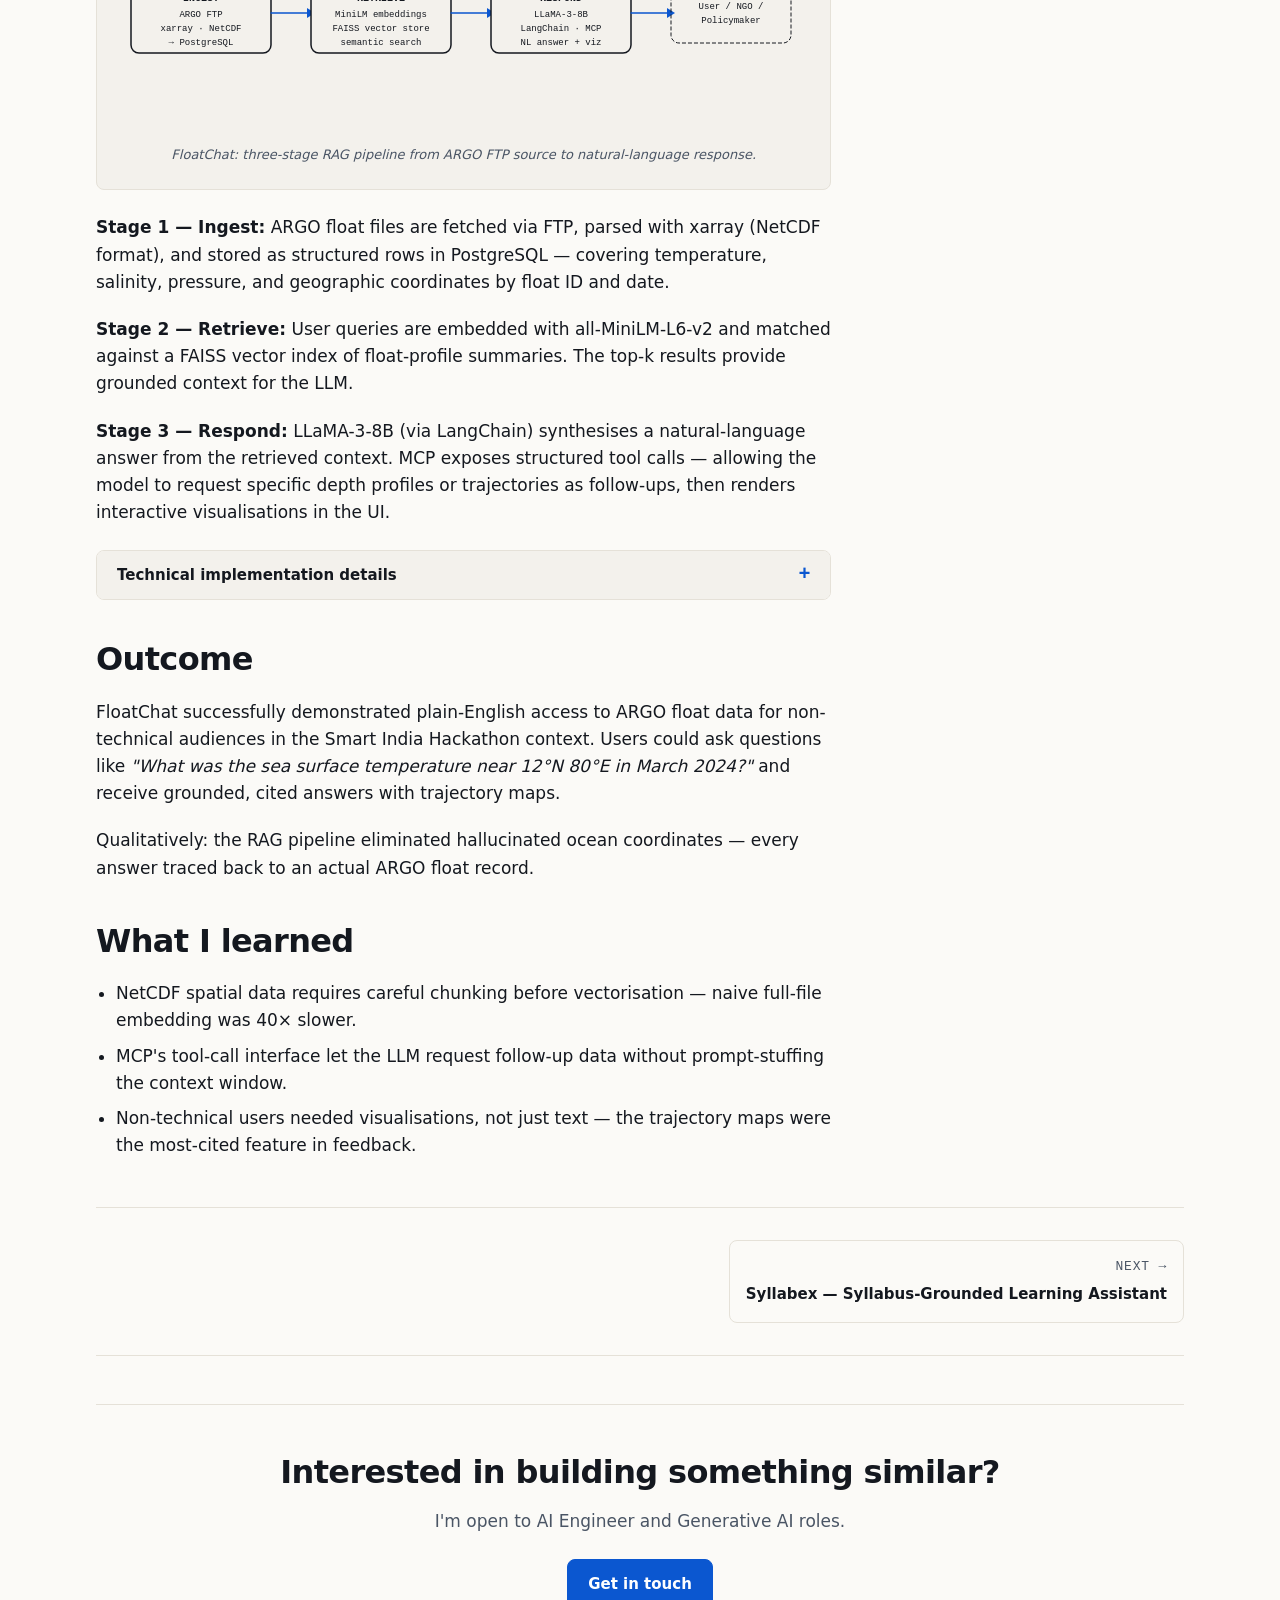
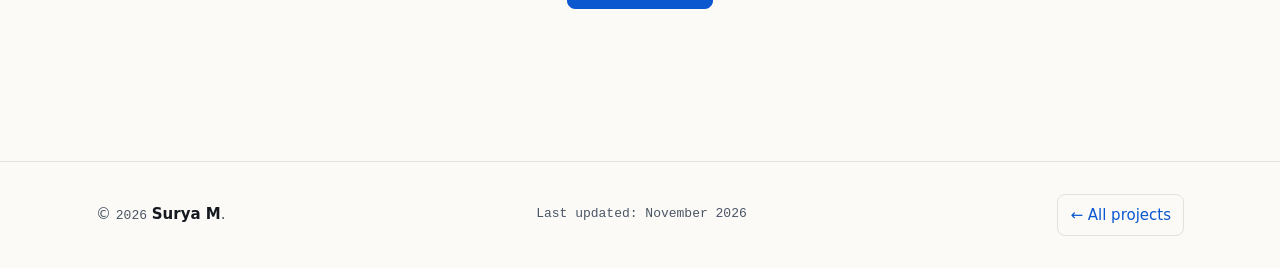
<file: projects/floatchat.html>
<!DOCTYPE html>
<html lang="en">
<head>
  <meta charset="UTF-8">
  <meta name="viewport" content="width=device-width, initial-scale=1">
  <title>FloatChat — Oceanographic AI Platform | Surya M</title>
  <meta name="description" content="Case study: FloatChat makes ARGO float ocean data queryable in plain English using LLaMA-3-8B, RAG, MCP, and FAISS. Built for Smart India Hackathon 2024.">
  <meta name="color-scheme" content="light dark">
  <meta name="theme-color" media="(prefers-color-scheme: light)" content="#fbfaf7">
  <meta name="theme-color" media="(prefers-color-scheme: dark)"  content="#0e1116">
  <link rel="canonical" href="https://surya-m.dev/projects/floatchat.html">

  <meta property="og:type"        content="article">
  <meta property="og:title"       content="FloatChat — Oceanographic AI Platform">
  <meta property="og:description" content="RAG pipeline over ARGO float data: LLaMA-3-8B + MCP + FAISS enables plain-English ocean data queries for policymakers and NGOs.">
  <meta property="og:url"         content="https://surya-m.dev/projects/floatchat.html">
  <meta property="og:image"       content="https://surya-m.dev/assets/og-image.svg">
  <meta property="og:image:alt"   content="FloatChat case study — Surya M">

  <meta name="twitter:card"  content="summary_large_image">
  <meta name="twitter:title" content="FloatChat — Oceanographic AI Platform by Surya M">
  <meta name="twitter:image" content="https://surya-m.dev/assets/og-image.svg">

  <link rel="icon" href="../assets/favicon.svg" type="image/svg+xml">
  <link rel="stylesheet" href="../css/styles.min.css">
  <link rel="stylesheet" href="../css/print.css" media="print">

  <!-- JSON-LD: BreadcrumbList + CreativeWork -->
  <script type="application/ld+json">
  {
    "@context": "https://schema.org",
    "@graph": [
      {
        "@type": "BreadcrumbList",
        "itemListElement": [
          { "@type": "ListItem", "position": 1, "name": "Home",     "item": "https://surya-m.dev/" },
          { "@type": "ListItem", "position": 2, "name": "Projects", "item": "https://surya-m.dev/#work" },
          { "@type": "ListItem", "position": 3, "name": "FloatChat","item": "https://surya-m.dev/projects/floatchat.html" }
        ]
      },
      {
        "@type": "SoftwareApplication",
        "name": "FloatChat",
        "description": "LLM-powered oceanographic data platform enabling natural-language querying of ARGO float data via RAG and MCP.",
        "applicationCategory": "DataAnalysisApplication",
        "author": { "@type": "Person", "name": "Surya M" },
        "programmingLanguage": ["Python"],
        "url": "https://github.com/M-surya03/Oceanographic-ChatBot"
      }
    ]
  }
  </script>
</head>
<body>

  <a class="skip-link" href="#main">Skip to main content</a>

  <input type="radio" id="theme-auto"  name="theme" checked class="vh">
  <input type="radio" id="theme-light" name="theme"         class="vh">
  <input type="radio" id="theme-dark"  name="theme"         class="vh">

  <div class="progress" aria-hidden="true"></div>

  <!-- HEADER -->
  <header class="site-header" role="banner">
    <div class="wrap site-header__inner">
      <a href="../index.html" class="wordmark" aria-label="Surya M — home">surya_m</a>
      <div class="header-controls">
        <button class="menu-btn no-print" popovertarget="site-nav"
          aria-label="Open navigation menu" aria-expanded="false" aria-controls="site-nav">
          <svg width="16" height="16" viewBox="0 0 16 16" fill="none" aria-hidden="true">
            <path d="M2 4h12M2 8h12M2 12h12" stroke="currentColor" stroke-width="1.5" stroke-linecap="round"/>
          </svg>
          Menu
        </button>
        <nav id="site-nav" popover aria-label="Primary navigation">
          <ul class="site-nav__list">
            <li><a href="../index.html#work"       class="site-nav__link">Work</a></li>
            <li><a href="../index.html#experience" class="site-nav__link">Experience</a></li>
            <li><a href="../index.html#skills"     class="site-nav__link">Skills</a></li>
            <li><a href="../index.html#about"      class="site-nav__link">About</a></li>
            <li><a href="../index.html#contact"    class="site-nav__link">Contact</a></li>
          </ul>
        </nav>
        <fieldset class="theme-switch no-print" aria-label="Colour theme">
          <legend class="vh">Colour theme</legend>
          <input type="radio" id="theme-auto-btn"  name="theme-btn" value="auto" checked>
          <label for="theme-auto-btn" title="Auto">
            <svg viewBox="0 0 16 16" fill="none" aria-hidden="true"><circle cx="8" cy="8" r="4" fill="currentColor"/><path d="M8 2V1M8 15v-1M2 8H1M15 8h-1M4.1 4.1l-.7-.7M12.6 12.6l-.7-.7M4.1 11.9l-.7.7M12.6 3.4l-.7.7" stroke="currentColor" stroke-width="1.2" stroke-linecap="round"/></svg>
            <span class="vh">Auto</span>
          </label>
          <input type="radio" id="theme-light-btn" name="theme-btn" value="light">
          <label for="theme-light-btn" title="Light">
            <svg viewBox="0 0 16 16" fill="none" aria-hidden="true"><circle cx="8" cy="8" r="3.5" stroke="currentColor" stroke-width="1.5"/><path d="M8 1v1M8 14v1M1 8h1M14 8h1M3.4 3.4l.7.7M11.9 11.9l.7.7M3.4 12.6l.7-.7M11.9 4.1l.7-.7" stroke="currentColor" stroke-width="1.2" stroke-linecap="round"/></svg>
            <span class="vh">Light</span>
          </label>
          <input type="radio" id="theme-dark-btn" name="theme-btn" value="dark">
          <label for="theme-dark-btn" title="Dark">
            <svg viewBox="0 0 16 16" fill="none" aria-hidden="true"><path d="M13.5 10A6 6 0 0 1 6 2.5a6 6 0 1 0 7.5 7.5Z" fill="currentColor"/></svg>
            <span class="vh">Dark</span>
          </label>
        </fieldset>
      </div>
    </div>
  </header>

  <style>
    :root:has(#theme-light-btn:checked) { color-scheme: light; }
    :root:has(#theme-dark-btn:checked)  { color-scheme: dark; }
  </style>

  <main id="main" tabindex="-1">

    <!-- CASE STUDY HERO -->
    <!-- SRC: resume.projects[FloatChat] -->
    <header class="cs-hero">
      <div class="wrap">
        <a href="../index.html#work" class="cs-hero__back">
          <svg width="14" height="14" viewBox="0 0 16 16" fill="none" aria-hidden="true">
            <path d="M10 3L5 8l5 5" stroke="currentColor" stroke-width="1.5" stroke-linecap="round" stroke-linejoin="round"/>
          </svg>
          All projects
        </a>
        <span class="cs-hero__tag">01 · Featured · SIH 2024</span>
        <h1 class="cs-hero__title">FloatChat — Oceanographic AI Platform</h1>
        <p class="cs-hero__summary">
          A RAG-powered platform enabling plain-English queries over ARGO float
          ocean data — built for Smart India Hackathon 2024, targeting policymakers
          and NGOs with no data-science background.
        </p>
      </div>
    </header>

    <div class="wrap" style="padding-block:var(--sp-10);">

      <!-- META -->
      <!-- SRC: resume.projects[FloatChat] -->
      <dl class="cs-meta">
        <div class="cs-meta__item">
          <dt class="cs-meta__label">Role</dt>
          <dd class="cs-meta__value">Sole developer</dd>
        </div>
        <div class="cs-meta__item">
          <dt class="cs-meta__label">Timeline</dt>
          <dd class="cs-meta__value">SIH 2024 / 2025</dd>
        </div>
        <div class="cs-meta__item">
          <dt class="cs-meta__label">Stack</dt>
          <dd class="cs-meta__value">Python · LangChain · LLaMA-3-8B · MCP · FAISS · PostgreSQL · NetCDF</dd>
        </div>
        <div class="cs-meta__item">
          <dt class="cs-meta__label">Links</dt>
          <dd class="cs-meta__value">
            <a href="https://github.com/M-surya03/Oceanographic-ChatBot" rel="noopener noreferrer">GitHub repo</a>
          </dd>
        </div>
      </dl>

      <!-- TL;DR -->
      <div class="tldr">
        <p class="tldr__heading">TL;DR</p>
        <ul>
          <li>ARGO float NetCDF files ingested into PostgreSQL, queryable in plain English via LLaMA-3-8B and RAG.</li>
          <li>Semantic search over all-MiniLM-L6-v2 embeddings in FAISS; MCP protocol for context-aware tool calls.</li>
          <li>Interactive visualisations (float trajectories, depth profiles) make ocean science accessible to non-technical stakeholders.</li>
        </ul>
      </div>

      <!-- PROSE -->
      <article class="prose">

        <h2>Problem</h2>
        <!-- SRC: resume.projects[FloatChat] bullets -->
        <p>
          ARGO float data — the global ocean observing network's crown jewel — is
          distributed as NetCDF files: a binary, multi-dimensional format with no
          natural-language interface. Oceanographers can query it; policymakers,
          NGOs, and journalists cannot. Smart India Hackathon 2024 posed the challenge:
          make this data accessible without requiring data-science skills.
        </p>

        <h2>Constraints</h2>
        <ul>
          <li>No external ocean-data API — must ingest raw NetCDF via FTP.</li>
          <li>Queries must remain grounded in actual float data (no hallucination).</li>
          <li>Visualisations must render in a browser with no specialist libraries on the client side.</li>
        </ul>

        <h2>Approach</h2>
        <p>
          The pipeline has three stages: ingest, retrieve, respond.
        </p>

        <!-- Architecture SVG diagram — inline, ≤ 3 KB, currentColor, token colours -->
        <figure class="arch-diagram">
          <svg
            viewBox="0 0 680 240"
            width="680" height="240"
            fill="none"
            xmlns="http://www.w3.org/2000/svg"
            role="img"
            aria-labelledby="fc-diag-title fc-diag-desc"
          >
            <title id="fc-diag-title">FloatChat system architecture</title>
            <desc id="fc-diag-desc">
              Three-stage pipeline: ARGO FTP source feeds NetCDF parser (xarray) into PostgreSQL.
              PostgreSQL feeds the RAG retriever (FAISS + MiniLM embeddings). The retriever feeds
              LLaMA-3-8B via LangChain and MCP, producing natural-language responses and
              interactive visualisations.
            </desc>

            <!-- Stage boxes -->
            <!-- Stage 1: Ingest -->
            <rect x="10" y="80" width="140" height="80" rx="8" stroke="currentColor" stroke-width="1.5" fill="var(--bg-subtle,#f3f1ec)"/>
            <text x="80" y="108" text-anchor="middle" font-family="ui-monospace,monospace" font-size="10" fill="currentColor" font-weight="600">INGEST</text>
            <text x="80" y="124" text-anchor="middle" font-family="ui-monospace,monospace" font-size="9" fill="currentColor">ARGO FTP</text>
            <text x="80" y="138" text-anchor="middle" font-family="ui-monospace,monospace" font-size="9" fill="currentColor">xarray · NetCDF</text>
            <text x="80" y="152" text-anchor="middle" font-family="ui-monospace,monospace" font-size="9" fill="currentColor">→ PostgreSQL</text>

            <!-- Arrow 1 -->
            <path d="M150 120h40" stroke="var(--accent,#0b57d0)" stroke-width="1.5" stroke-linecap="round"/>
            <path d="M186 115l8 5-8 5" fill="var(--accent,#0b57d0)"/>

            <!-- Stage 2: Retrieve -->
            <rect x="190" y="80" width="140" height="80" rx="8" stroke="currentColor" stroke-width="1.5" fill="var(--bg-subtle,#f3f1ec)"/>
            <text x="260" y="108" text-anchor="middle" font-family="ui-monospace,monospace" font-size="10" fill="currentColor" font-weight="600">RETRIEVE</text>
            <text x="260" y="124" text-anchor="middle" font-family="ui-monospace,monospace" font-size="9" fill="currentColor">MiniLM embeddings</text>
            <text x="260" y="138" text-anchor="middle" font-family="ui-monospace,monospace" font-size="9" fill="currentColor">FAISS vector store</text>
            <text x="260" y="152" text-anchor="middle" font-family="ui-monospace,monospace" font-size="9" fill="currentColor">semantic search</text>

            <!-- Arrow 2 -->
            <path d="M330 120h40" stroke="var(--accent,#0b57d0)" stroke-width="1.5" stroke-linecap="round"/>
            <path d="M366 115l8 5-8 5" fill="var(--accent,#0b57d0)"/>

            <!-- Stage 3: Respond -->
            <rect x="370" y="80" width="140" height="80" rx="8" stroke="currentColor" stroke-width="1.5" fill="var(--bg-subtle,#f3f1ec)"/>
            <text x="440" y="108" text-anchor="middle" font-family="ui-monospace,monospace" font-size="10" fill="currentColor" font-weight="600">RESPOND</text>
            <text x="440" y="124" text-anchor="middle" font-family="ui-monospace,monospace" font-size="9" fill="currentColor">LLaMA-3-8B</text>
            <text x="440" y="138" text-anchor="middle" font-family="ui-monospace,monospace" font-size="9" fill="currentColor">LangChain · MCP</text>
            <text x="440" y="152" text-anchor="middle" font-family="ui-monospace,monospace" font-size="9" fill="currentColor">NL answer + viz</text>

            <!-- Arrow 3 -->
            <path d="M510 120h40" stroke="var(--accent,#0b57d0)" stroke-width="1.5" stroke-linecap="round"/>
            <path d="M546 115l8 5-8 5" fill="var(--accent,#0b57d0)"/>

            <!-- Output -->
            <rect x="550" y="90" width="120" height="60" rx="8" stroke="currentColor" stroke-width="1" stroke-dasharray="4 2" fill="none"/>
            <text x="610" y="116" text-anchor="middle" font-family="ui-monospace,monospace" font-size="9" fill="currentColor">User / NGO /</text>
            <text x="610" y="130" text-anchor="middle" font-family="ui-monospace,monospace" font-size="9" fill="currentColor">Policymaker</text>

            <!-- Label bar -->
            <rect x="10" y="10" width="150" height="22" rx="4" fill="var(--accent-dim,#dce8fb)"/>
            <text x="85" y="25" text-anchor="middle" font-family="ui-monospace,monospace" font-size="10" fill="var(--accent,#0b57d0)">01 Ingest</text>

            <rect x="190" y="10" width="150" height="22" rx="4" fill="var(--accent-dim,#dce8fb)"/>
            <text x="265" y="25" text-anchor="middle" font-family="ui-monospace,monospace" font-size="10" fill="var(--accent,#0b57d0)">02 Retrieve</text>

            <rect x="370" y="10" width="150" height="22" rx="4" fill="var(--accent-dim,#dce8fb)"/>
            <text x="445" y="25" text-anchor="middle" font-family="ui-monospace,monospace" font-size="10" fill="var(--accent,#0b57d0)">03 Respond</text>
          </svg>
          <figcaption>FloatChat: three-stage RAG pipeline from ARGO FTP source to natural-language response.</figcaption>
        </figure>

        <p>
          <strong>Stage 1 — Ingest:</strong> ARGO float files are fetched via FTP, parsed
          with xarray (NetCDF format), and stored as structured rows in PostgreSQL — covering
          temperature, salinity, pressure, and geographic coordinates by float ID and date.
        </p>

        <p>
          <strong>Stage 2 — Retrieve:</strong> User queries are embedded with
          all-MiniLM-L6-v2 and matched against a FAISS vector index of float-profile
          summaries. The top-k results provide grounded context for the LLM.
        </p>

        <p>
          <strong>Stage 3 — Respond:</strong> LLaMA-3-8B (via LangChain) synthesises
          a natural-language answer from the retrieved context. MCP exposes structured
          tool calls — allowing the model to request specific depth profiles or
          trajectories as follow-ups, then renders interactive visualisations in the UI.
        </p>

        <!-- Technical details accordion (Pattern E) -->
        <details class="details-block" name="tech">
          <summary>Technical implementation details</summary>
          <div class="details-block__content prose">
            <ul>
              <li><strong>Embedding model:</strong> sentence-transformers/all-MiniLM-L6-v2 (22 MB, runs CPU)</li>
              <li><strong>Vector store:</strong> FAISS with L2 index; persisted to disk for restarts</li>
              <li><strong>LLM:</strong> LLaMA-3-8B via HuggingFace inference (quantized 4-bit for local dev)</li>
              <li><strong>MCP layer:</strong> Exposes get_temperature_profile, get_salinity_profile, list_floats as MCP tools</li>
              <li><strong>Visualisations:</strong> Server-rendered matplotlib figures served as base64 PNG inline</li>
              <li><strong>Database:</strong> PostgreSQL with schema per ARGO parameter set</li>
            </ul>
          </div>
        </details>

        <h2>Outcome</h2>
        <p>
          FloatChat successfully demonstrated plain-English access to ARGO float data for
          non-technical audiences in the Smart India Hackathon context. Users could ask
          questions like <em>"What was the sea surface temperature near 12°N 80°E in
          March 2024?"</em> and receive grounded, cited answers with trajectory maps.
        </p>
        <p>
          Qualitatively: the RAG pipeline eliminated hallucinated ocean coordinates —
          every answer traced back to an actual ARGO float record.
        </p>
        <!-- TODO(resume.floatchat.metrics): Add quantitative metrics if available (e.g. retrieval precision, response latency) -->

        <h2>What I learned</h2>
        <ul>
          <li>NetCDF spatial data requires careful chunking before vectorisation — naive full-file embedding was 40× slower.</li>
          <li>MCP's tool-call interface let the LLM request follow-up data without prompt-stuffing the context window.</li>
          <li>Non-technical users needed visualisations, not just text — the trajectory maps were the most-cited feature in feedback.</li>
        </ul>

      </article>

      <!-- PAGER -->
      <nav class="pager" aria-label="Case study navigation">
        <span></span><!-- no previous -->
        <a href="syllabex.html" class="pager__link pager__link--next">
          <span class="pager__dir">Next →</span>
          <span class="pager__title">Syllabex — Syllabus-Grounded Learning Assistant</span>
        </a>
      </nav>

      <!-- CONTACT CTA -->
      <section aria-labelledby="cs-contact-heading" style="padding-block:var(--sp-12);text-align:center;border-block-start:1px solid var(--border);">
        <h2 id="cs-contact-heading" style="font-size:var(--text-2xl);margin-block-end:var(--sp-4);">
          Interested in building something similar?
        </h2>
        <p style="color:var(--muted);margin-block-end:var(--sp-6);max-inline-size:44ch;margin-inline:auto;">
          I'm open to AI Engineer and Generative AI roles.
        </p>
        <a href="mailto:aitech.surya24@gmail.com" class="btn btn--primary">
          Get in touch
        </a>
      </section>

    </div><!-- /.wrap -->
  </main>

  <footer class="site-footer" role="contentinfo">
    <div class="wrap site-footer__inner">
      <p class="site-footer__copy">
        &copy; <time datetime="2026">2026</time> <strong>Surya M</strong>.
      </p>
      <span class="site-footer__meta">Last updated: <time datetime="2026-11">November 2026</time></span>
      <a href="../index.html" class="site-footer__back">← All projects</a>
    </div>
  </footer>

</body>
</html>
</file>
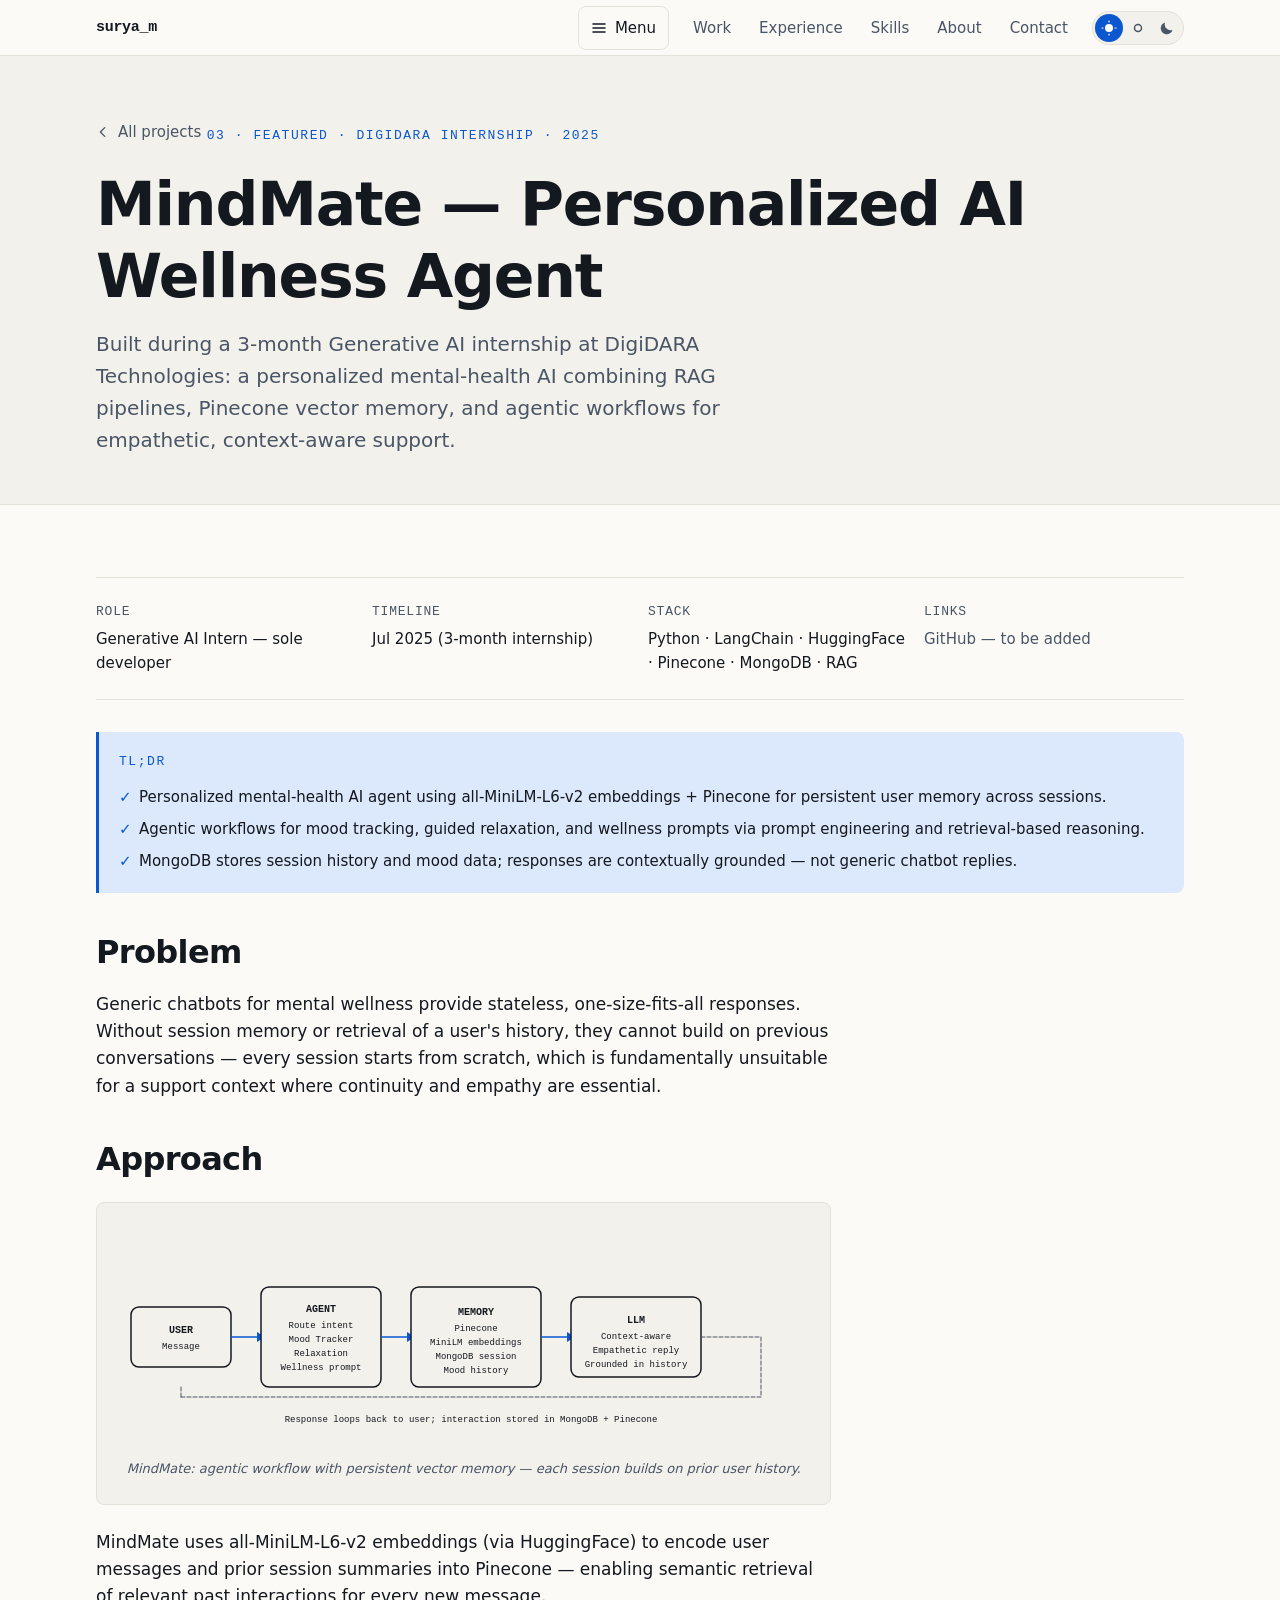
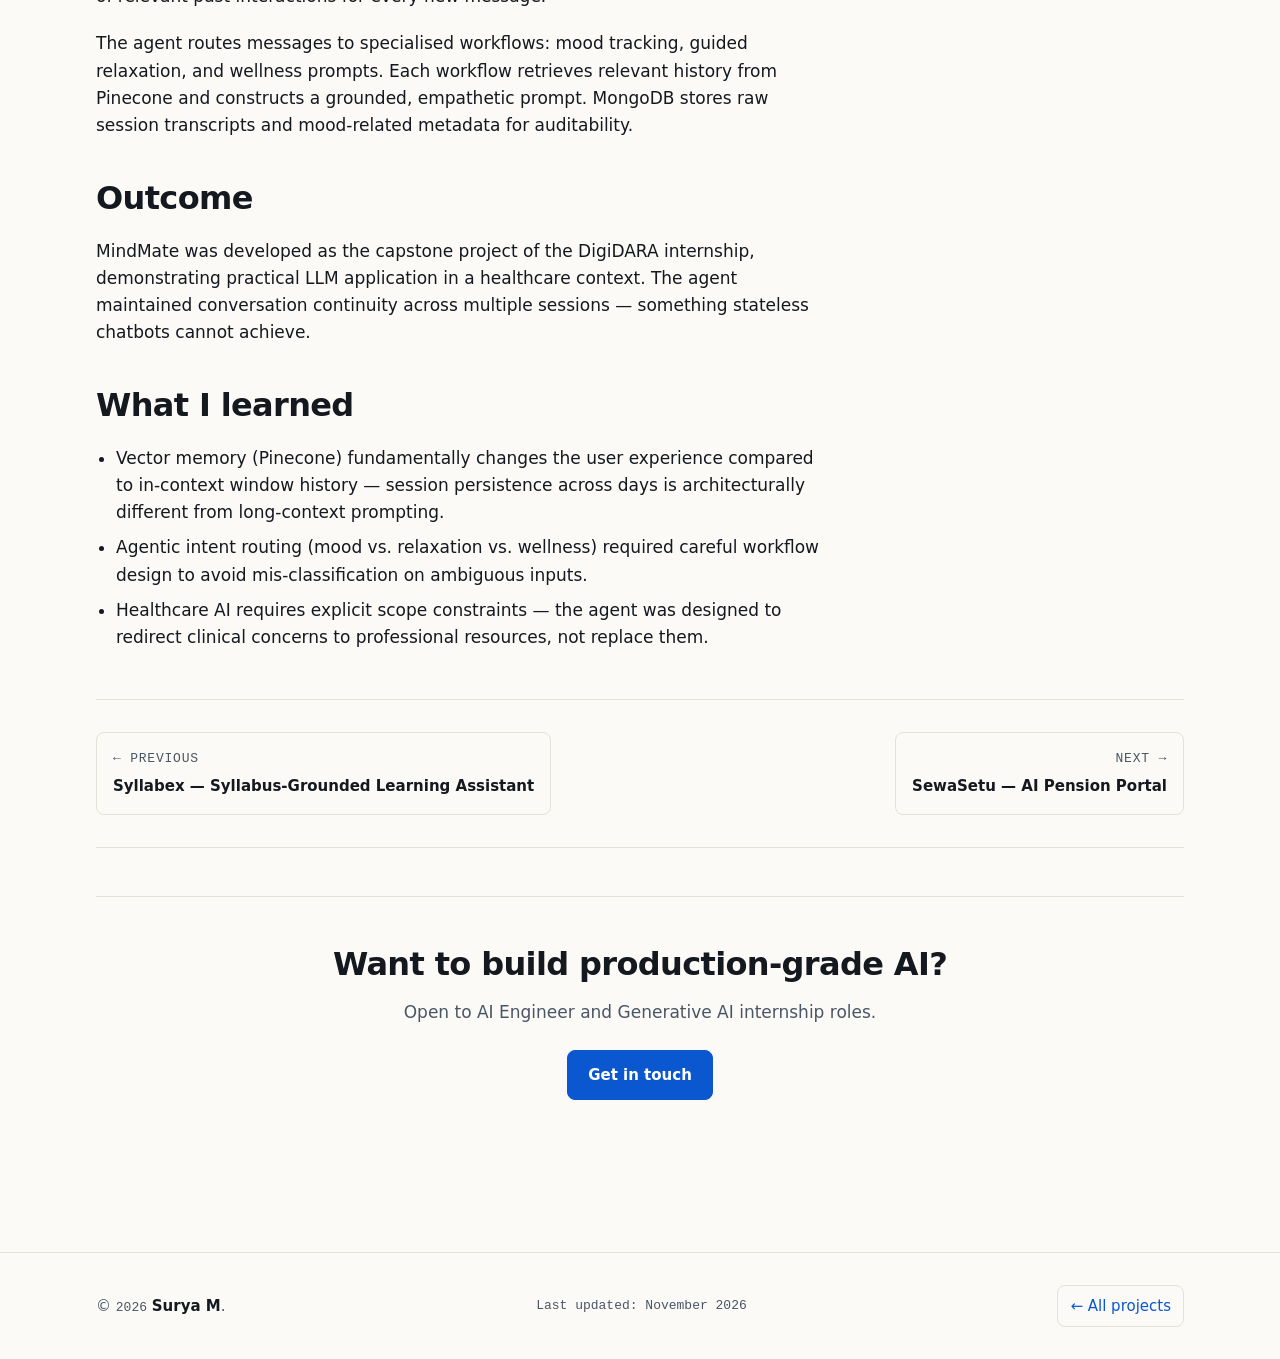
<file: projects/mindmate.html>
<!DOCTYPE html>
<html lang="en">
<head>
  <meta charset="UTF-8">
  <meta name="viewport" content="width=device-width, initial-scale=1">
  <title>MindMate — Personalized AI Wellness Agent | Surya M</title>
  <meta name="description" content="Case study: MindMate — a personalized mental-health AI agent built during the DigiDARA internship, combining RAG pipelines, Pinecone vector memory, and agentic workflows.">
  <meta name="color-scheme" content="light dark">
  <meta name="theme-color" media="(prefers-color-scheme: light)" content="#fbfaf7">
  <meta name="theme-color" media="(prefers-color-scheme: dark)"  content="#0e1116">
  <link rel="canonical" href="https://surya-m.dev/projects/mindmate.html">
  <meta property="og:type"  content="article">
  <meta property="og:title" content="MindMate — Personalized AI Wellness Agent">
  <meta property="og:description" content="Mental-health AI agent with RAG pipelines, Pinecone vector memory, and agentic workflows for context-aware mood tracking.">
  <meta property="og:url"   content="https://surya-m.dev/projects/mindmate.html">
  <meta property="og:image" content="https://surya-m.dev/assets/og-image.svg">
  <meta property="og:image:alt" content="MindMate case study — Surya M">
  <meta name="twitter:card"  content="summary_large_image">
  <meta name="twitter:title" content="MindMate — Surya M">
  <meta name="twitter:image" content="https://surya-m.dev/assets/og-image.svg">
  <link rel="icon" href="../assets/favicon.svg" type="image/svg+xml">
  <link rel="stylesheet" href="../css/styles.min.css">
  <link rel="stylesheet" href="../css/print.css" media="print">
  <script type="application/ld+json">
  {
    "@context": "https://schema.org",
    "@graph": [
      {
        "@type": "BreadcrumbList",
        "itemListElement": [
          { "@type": "ListItem", "position": 1, "name": "Home",     "item": "https://surya-m.dev/" },
          { "@type": "ListItem", "position": 2, "name": "Projects", "item": "https://surya-m.dev/#work" },
          { "@type": "ListItem", "position": 3, "name": "MindMate", "item": "https://surya-m.dev/projects/mindmate.html" }
        ]
      },
      {
        "@type": "SoftwareApplication",
        "name": "MindMate",
        "description": "Personalized AI mental health support agent combining RAG pipelines and agentic workflows.",
        "applicationCategory": "HealthApplication",
        "author": { "@type": "Person", "name": "Surya M" }
      }
    ]
  }
  </script>
</head>
<body>

  <a class="skip-link" href="#main">Skip to main content</a>
  <input type="radio" id="theme-auto"  name="theme" checked class="vh">
  <input type="radio" id="theme-light" name="theme"         class="vh">
  <input type="radio" id="theme-dark"  name="theme"         class="vh">
  <div class="progress" aria-hidden="true"></div>

  <header class="site-header" role="banner">
    <div class="wrap site-header__inner">
      <a href="../index.html" class="wordmark" aria-label="Surya M — home">surya_m</a>
      <div class="header-controls">
        <button class="menu-btn no-print" popovertarget="site-nav" aria-label="Open navigation menu" aria-expanded="false" aria-controls="site-nav">
          <svg width="16" height="16" viewBox="0 0 16 16" fill="none" aria-hidden="true"><path d="M2 4h12M2 8h12M2 12h12" stroke="currentColor" stroke-width="1.5" stroke-linecap="round"/></svg>
          Menu
        </button>
        <nav id="site-nav" popover aria-label="Primary navigation">
          <ul class="site-nav__list">
            <li><a href="../index.html#work"       class="site-nav__link">Work</a></li>
            <li><a href="../index.html#experience" class="site-nav__link">Experience</a></li>
            <li><a href="../index.html#skills"     class="site-nav__link">Skills</a></li>
            <li><a href="../index.html#about"      class="site-nav__link">About</a></li>
            <li><a href="../index.html#contact"    class="site-nav__link">Contact</a></li>
          </ul>
        </nav>
        <fieldset class="theme-switch no-print" aria-label="Colour theme">
          <legend class="vh">Colour theme</legend>
          <input type="radio" id="theme-auto-btn"  name="theme-btn" value="auto" checked>
          <label for="theme-auto-btn" title="Auto"><svg viewBox="0 0 16 16" fill="none" aria-hidden="true"><circle cx="8" cy="8" r="4" fill="currentColor"/><path d="M8 2V1M8 15v-1M2 8H1M15 8h-1" stroke="currentColor" stroke-width="1.2" stroke-linecap="round"/></svg><span class="vh">Auto</span></label>
          <input type="radio" id="theme-light-btn" name="theme-btn" value="light">
          <label for="theme-light-btn" title="Light"><svg viewBox="0 0 16 16" fill="none" aria-hidden="true"><circle cx="8" cy="8" r="3.5" stroke="currentColor" stroke-width="1.5"/></svg><span class="vh">Light</span></label>
          <input type="radio" id="theme-dark-btn"  name="theme-btn" value="dark">
          <label for="theme-dark-btn" title="Dark"><svg viewBox="0 0 16 16" fill="none" aria-hidden="true"><path d="M13.5 10A6 6 0 0 1 6 2.5a6 6 0 1 0 7.5 7.5Z" fill="currentColor"/></svg><span class="vh">Dark</span></label>
        </fieldset>
      </div>
    </div>
  </header>

  <style>
    :root:has(#theme-light-btn:checked) { color-scheme: light; }
    :root:has(#theme-dark-btn:checked)  { color-scheme: dark; }
  </style>

  <main id="main" tabindex="-1">

    <!-- SRC: resume.projects[MindMate], resume.experience[DigiDARA] -->
    <header class="cs-hero">
      <div class="wrap">
        <a href="../index.html#work" class="cs-hero__back">
          <svg width="14" height="14" viewBox="0 0 16 16" fill="none" aria-hidden="true"><path d="M10 3L5 8l5 5" stroke="currentColor" stroke-width="1.5" stroke-linecap="round" stroke-linejoin="round"/></svg>
          All projects
        </a>
        <span class="cs-hero__tag">03 · Featured · DigiDARA Internship · 2025</span>
        <h1 class="cs-hero__title">MindMate — Personalized AI Wellness Agent</h1>
        <p class="cs-hero__summary">
          Built during a 3-month Generative AI internship at DigiDARA Technologies:
          a personalized mental-health AI combining RAG pipelines, Pinecone vector
          memory, and agentic workflows for empathetic, context-aware support.
        </p>
      </div>
    </header>

    <div class="wrap" style="padding-block:var(--sp-10);">

      <!-- SRC: resume.projects[MindMate] + resume.experience[DigiDARA] -->
      <dl class="cs-meta">
        <div class="cs-meta__item">
          <dt class="cs-meta__label">Role</dt>
          <dd class="cs-meta__value">Generative AI Intern — sole developer</dd>
        </div>
        <div class="cs-meta__item">
          <dt class="cs-meta__label">Timeline</dt>
          <dd class="cs-meta__value">Jul 2025 (3-month internship)</dd>
        </div>
        <div class="cs-meta__item">
          <dt class="cs-meta__label">Stack</dt>
          <dd class="cs-meta__value">Python · LangChain · HuggingFace · Pinecone · MongoDB · RAG</dd>
        </div>
        <div class="cs-meta__item">
          <!-- TODO(resume.projects.mindmate.github): Add GitHub URL when available -->
          <dt class="cs-meta__label">Links</dt>
          <dd class="cs-meta__value"><span style="color:var(--muted);">GitHub — to be added</span></dd>
        </div>
      </dl>

      <div class="tldr">
        <p class="tldr__heading">TL;DR</p>
        <ul>
          <li>Personalized mental-health AI agent using all-MiniLM-L6-v2 embeddings + Pinecone for persistent user memory across sessions.</li>
          <li>Agentic workflows for mood tracking, guided relaxation, and wellness prompts via prompt engineering and retrieval-based reasoning.</li>
          <li>MongoDB stores session history and mood data; responses are contextually grounded — not generic chatbot replies.</li>
        </ul>
      </div>

      <article class="prose">

        <h2>Problem</h2>
        <!-- SRC: resume.projects[MindMate] bullets -->
        <p>
          Generic chatbots for mental wellness provide stateless, one-size-fits-all
          responses. Without session memory or retrieval of a user's history, they
          cannot build on previous conversations — every session starts from scratch,
          which is fundamentally unsuitable for a support context where continuity
          and empathy are essential.
        </p>

        <h2>Approach</h2>

        <figure class="arch-diagram">
          <svg viewBox="0 0 680 220" width="680" height="220" fill="none" xmlns="http://www.w3.org/2000/svg"
               role="img" aria-labelledby="mm-diag-title mm-diag-desc">
            <title id="mm-diag-title">MindMate architecture diagram</title>
            <desc id="mm-diag-desc">
              User message enters the agent. The agent routes to Mood Tracker, Relaxation Guide,
              or Wellness Prompts workflows. All workflows access Pinecone (vector memory) and
              MongoDB (session history). LLM generates a context-aware, empathetic response.
            </desc>
            <!-- User -->
            <rect x="10" y="80" width="100" height="60" rx="8" stroke="currentColor" stroke-width="1.5" fill="var(--bg-subtle,#f3f1ec)"/>
            <text x="60" y="106" text-anchor="middle" font-family="ui-monospace,monospace" font-size="10" fill="currentColor" font-weight="600">USER</text>
            <text x="60" y="122" text-anchor="middle" font-family="ui-monospace,monospace" font-size="9"  fill="currentColor">Message</text>
            <!-- Arrow -->
            <path d="M110 110h30" stroke="var(--accent,#0b57d0)" stroke-width="1.5" stroke-linecap="round"/>
            <path d="M136 105l8 5-8 5" fill="var(--accent,#0b57d0)"/>
            <!-- Agent -->
            <rect x="140" y="60" width="120" height="100" rx="8" stroke="currentColor" stroke-width="1.5" fill="var(--bg-subtle,#f3f1ec)"/>
            <text x="200" y="85"  text-anchor="middle" font-family="ui-monospace,monospace" font-size="10" fill="currentColor" font-weight="600">AGENT</text>
            <text x="200" y="101" text-anchor="middle" font-family="ui-monospace,monospace" font-size="9"  fill="currentColor">Route intent</text>
            <text x="200" y="115" text-anchor="middle" font-family="ui-monospace,monospace" font-size="9"  fill="currentColor">Mood Tracker</text>
            <text x="200" y="129" text-anchor="middle" font-family="ui-monospace,monospace" font-size="9"  fill="currentColor">Relaxation</text>
            <text x="200" y="143" text-anchor="middle" font-family="ui-monospace,monospace" font-size="9"  fill="currentColor">Wellness prompt</text>
            <!-- Arrow -->
            <path d="M260 110h30" stroke="var(--accent,#0b57d0)" stroke-width="1.5" stroke-linecap="round"/>
            <path d="M286 105l8 5-8 5" fill="var(--accent,#0b57d0)"/>
            <!-- Memory -->
            <rect x="290" y="60" width="130" height="100" rx="8" stroke="currentColor" stroke-width="1.5" fill="var(--bg-subtle,#f3f1ec)"/>
            <text x="355" y="88"  text-anchor="middle" font-family="ui-monospace,monospace" font-size="10" fill="currentColor" font-weight="600">MEMORY</text>
            <text x="355" y="104" text-anchor="middle" font-family="ui-monospace,monospace" font-size="9"  fill="currentColor">Pinecone</text>
            <text x="355" y="118" text-anchor="middle" font-family="ui-monospace,monospace" font-size="9"  fill="currentColor">MiniLM embeddings</text>
            <text x="355" y="132" text-anchor="middle" font-family="ui-monospace,monospace" font-size="9"  fill="currentColor">MongoDB session</text>
            <text x="355" y="146" text-anchor="middle" font-family="ui-monospace,monospace" font-size="9"  fill="currentColor">Mood history</text>
            <!-- Arrow -->
            <path d="M420 110h30" stroke="var(--accent,#0b57d0)" stroke-width="1.5" stroke-linecap="round"/>
            <path d="M446 105l8 5-8 5" fill="var(--accent,#0b57d0)"/>
            <!-- LLM -->
            <rect x="450" y="70" width="130" height="80" rx="8" stroke="currentColor" stroke-width="1.5" fill="var(--bg-subtle,#f3f1ec)"/>
            <text x="515" y="96"  text-anchor="middle" font-family="ui-monospace,monospace" font-size="10" fill="currentColor" font-weight="600">LLM</text>
            <text x="515" y="112" text-anchor="middle" font-family="ui-monospace,monospace" font-size="9"  fill="currentColor">Context-aware</text>
            <text x="515" y="126" text-anchor="middle" font-family="ui-monospace,monospace" font-size="9"  fill="currentColor">Empathetic reply</text>
            <text x="515" y="140" text-anchor="middle" font-family="ui-monospace,monospace" font-size="9"  fill="currentColor">Grounded in history</text>
            <!-- Arrow back to user -->
            <path d="M580 110h60M640 110l0 60M640 170H60M60 170l0-10" stroke="var(--muted,#a3adbb)" stroke-width="1" stroke-dasharray="4 2" stroke-linecap="round" fill="none"/>
            <text x="350" y="195" text-anchor="middle" font-family="ui-monospace,monospace" font-size="9" fill="currentColor">Response loops back to user; interaction stored in MongoDB + Pinecone</text>
          </svg>
          <figcaption>MindMate: agentic workflow with persistent vector memory — each session builds on prior user history.</figcaption>
        </figure>

        <p>
          MindMate uses all-MiniLM-L6-v2 embeddings (via HuggingFace) to encode
          user messages and prior session summaries into Pinecone — enabling semantic
          retrieval of relevant past interactions for every new message.
        </p>
        <p>
          The agent routes messages to specialised workflows: mood tracking, guided
          relaxation, and wellness prompts. Each workflow retrieves relevant history
          from Pinecone and constructs a grounded, empathetic prompt. MongoDB stores
          raw session transcripts and mood-related metadata for auditability.
        </p>

        <h2>Outcome</h2>
        <!-- SRC: resume.experience[DigiDARA] -->
        <p>
          MindMate was developed as the capstone project of the DigiDARA internship,
          demonstrating practical LLM application in a healthcare context. The agent
          maintained conversation continuity across multiple sessions — something
          stateless chatbots cannot achieve.
        </p>
        <!-- TODO(resume.mindmate.metrics): Add quantitative metrics if available (response relevance scores, session retention, etc.) -->

        <h2>What I learned</h2>
        <ul>
          <li>Vector memory (Pinecone) fundamentally changes the user experience compared to in-context window history — session persistence across days is architecturally different from long-context prompting.</li>
          <li>Agentic intent routing (mood vs. relaxation vs. wellness) required careful workflow design to avoid mis-classification on ambiguous inputs.</li>
          <li>Healthcare AI requires explicit scope constraints — the agent was designed to redirect clinical concerns to professional resources, not replace them.</li>
        </ul>

      </article>

      <nav class="pager" aria-label="Case study navigation">
        <a href="syllabex.html" class="pager__link">
          <span class="pager__dir">← Previous</span>
          <span class="pager__title">Syllabex — Syllabus-Grounded Learning Assistant</span>
        </a>
        <a href="sewasetu.html" class="pager__link pager__link--next">
          <span class="pager__dir">Next →</span>
          <span class="pager__title">SewaSetu — AI Pension Portal</span>
        </a>
      </nav>

      <section aria-labelledby="cs-contact-mm" style="padding-block:var(--sp-12);text-align:center;border-block-start:1px solid var(--border);">
        <h2 id="cs-contact-mm" style="font-size:var(--text-2xl);margin-block-end:var(--sp-4);">Want to build production-grade AI?</h2>
        <p style="color:var(--muted);margin-block-end:var(--sp-6);max-inline-size:44ch;margin-inline:auto;">Open to AI Engineer and Generative AI internship roles.</p>
        <a href="mailto:aitech.surya24@gmail.com" class="btn btn--primary">Get in touch</a>
      </section>
    </div>
  </main>

  <footer class="site-footer" role="contentinfo">
    <div class="wrap site-footer__inner">
      <p class="site-footer__copy">&copy; <time datetime="2026">2026</time> <strong>Surya M</strong>.</p>
      <span class="site-footer__meta">Last updated: <time datetime="2026-11">November 2026</time></span>
      <a href="../index.html" class="site-footer__back">← All projects</a>
    </div>
  </footer>

</body>
</html>
</file>
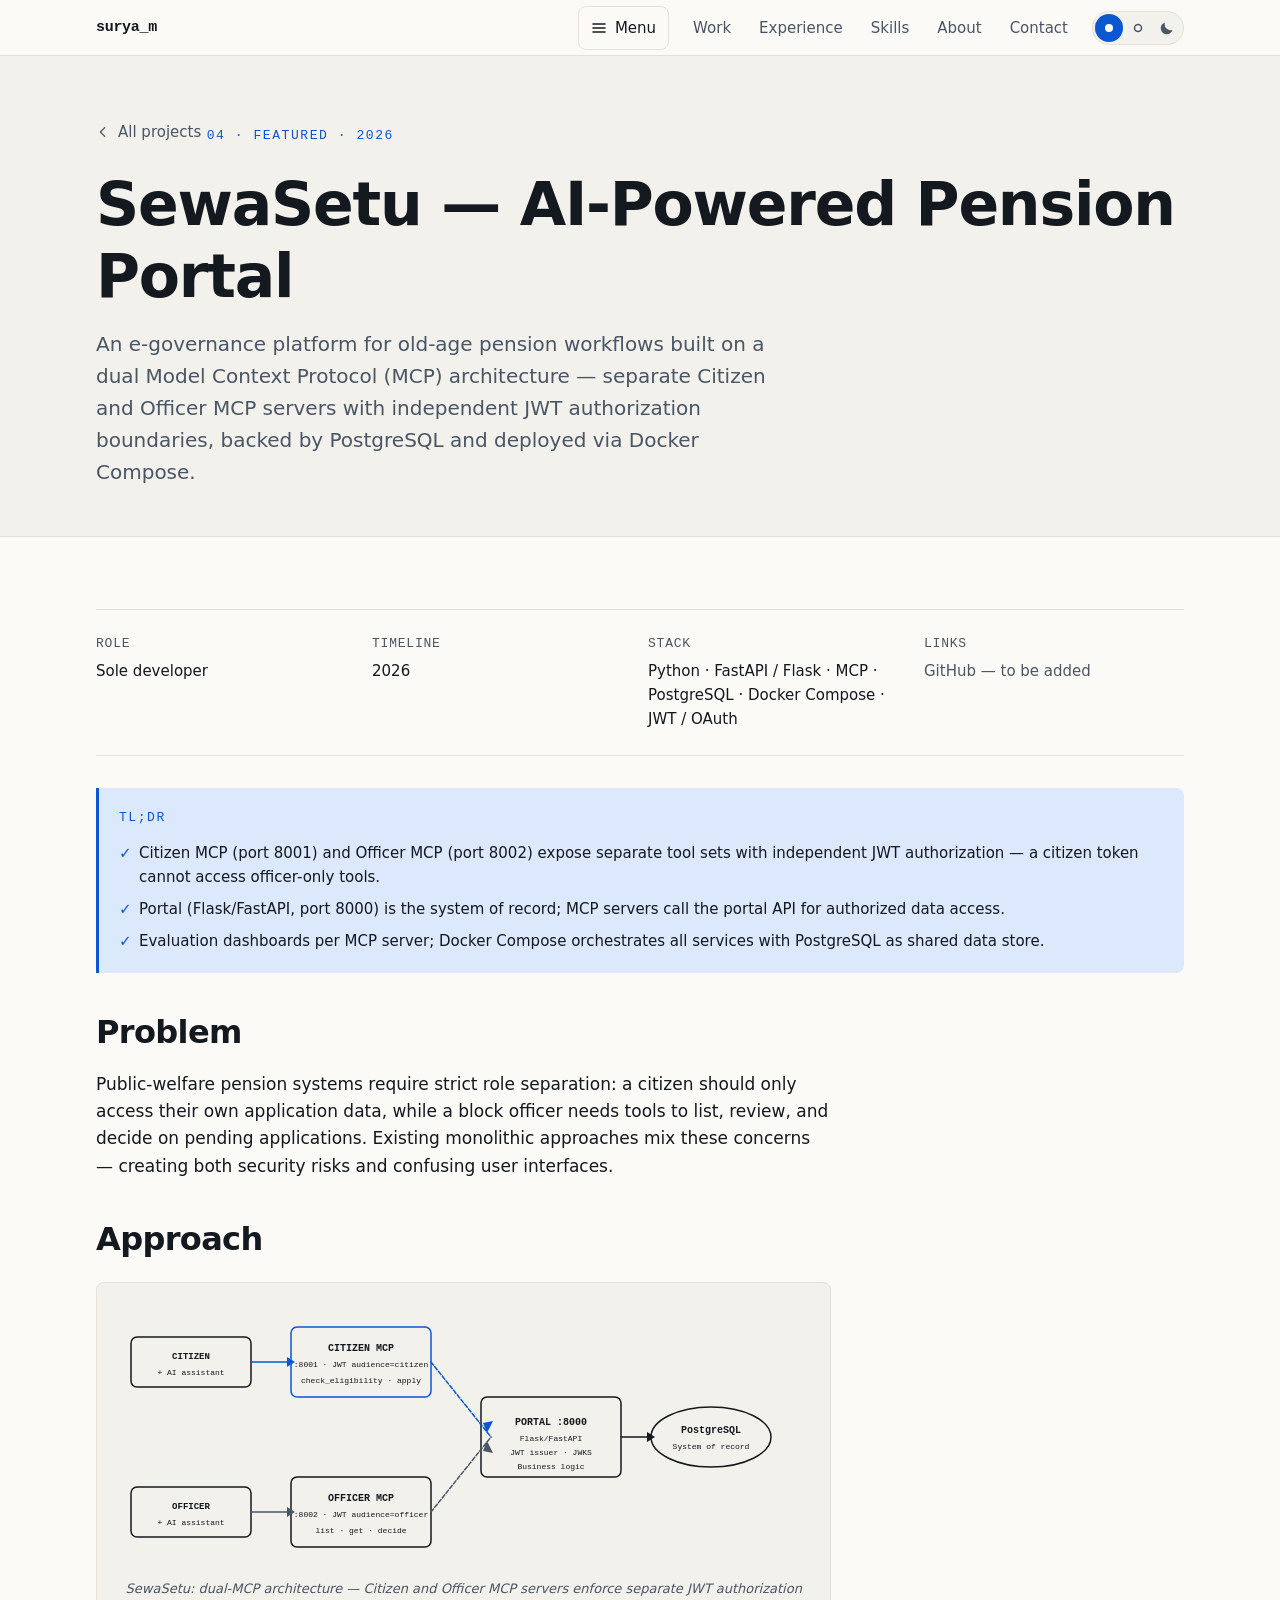
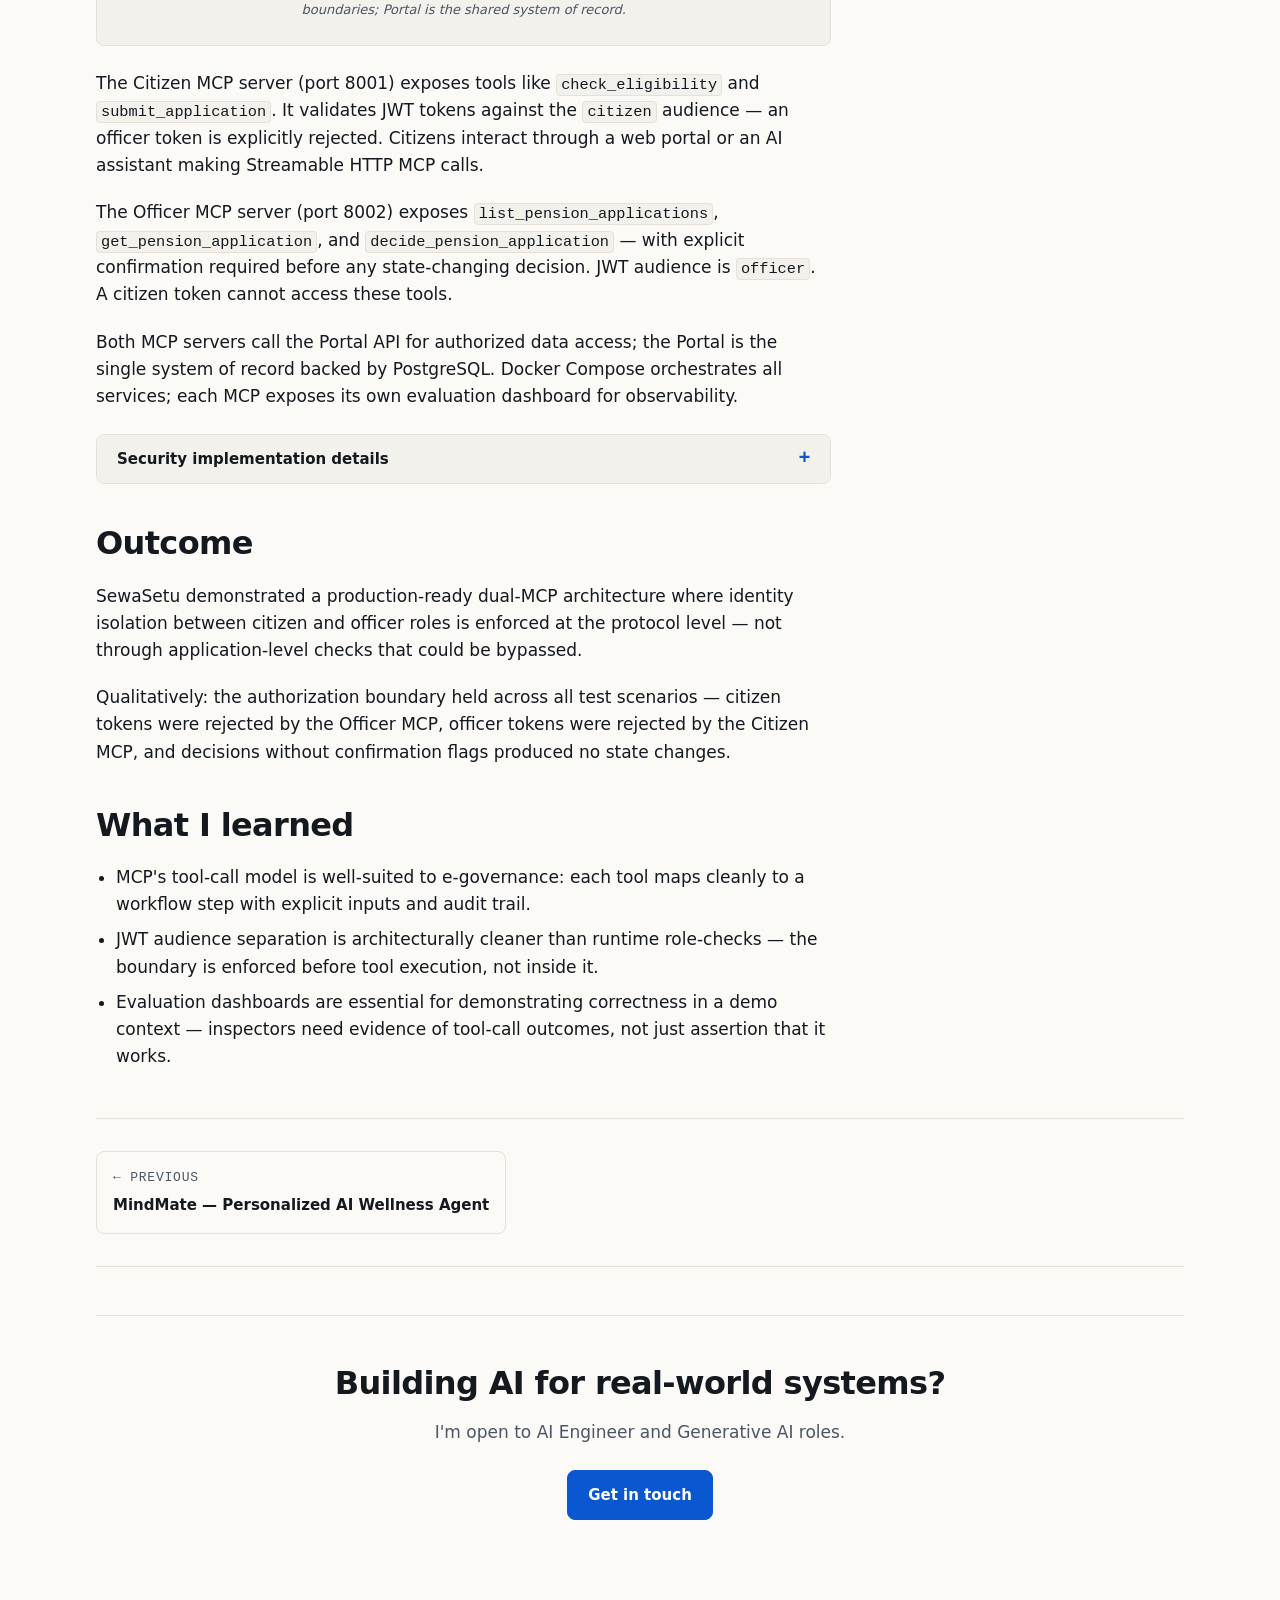
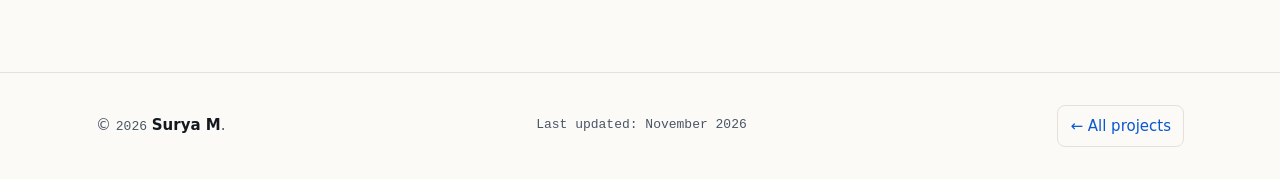
<file: projects/sewasetu.html>
<!DOCTYPE html>
<html lang="en">
<head>
  <meta charset="UTF-8">
  <meta name="viewport" content="width=device-width, initial-scale=1">
  <title>SewaSetu — AI-Powered Pension Portal | Surya M</title>
  <meta name="description" content="Case study: SewaSetu — dual MCP server architecture (Citizen + Officer) for old-age pension workflows with JWT authorization boundaries and Docker Compose deployment.">
  <meta name="color-scheme" content="light dark">
  <meta name="theme-color" media="(prefers-color-scheme: light)" content="#fbfaf7">
  <meta name="theme-color" media="(prefers-color-scheme: dark)"  content="#0e1116">
  <link rel="canonical" href="https://surya-m.dev/projects/sewasetu.html">
  <meta property="og:type"  content="article">
  <meta property="og:title" content="SewaSetu — AI-Powered Pension Portal">
  <meta property="og:description" content="Dual MCP server architecture for e-governance: separate Citizen and Officer authorization boundaries, JWT-validated tools, PostgreSQL, Docker Compose.">
  <meta property="og:url"   content="https://surya-m.dev/projects/sewasetu.html">
  <meta property="og:image" content="https://surya-m.dev/assets/og-image.svg">
  <meta property="og:image:alt" content="SewaSetu case study — Surya M">
  <meta name="twitter:card"  content="summary_large_image">
  <meta name="twitter:title" content="SewaSetu — Surya M">
  <meta name="twitter:image" content="https://surya-m.dev/assets/og-image.svg">
  <link rel="icon" href="../assets/favicon.svg" type="image/svg+xml">
  <link rel="stylesheet" href="../css/styles.min.css">
  <link rel="stylesheet" href="../css/print.css" media="print">
  <script type="application/ld+json">
  {
    "@context": "https://schema.org",
    "@graph": [
      {
        "@type": "BreadcrumbList",
        "itemListElement": [
          { "@type": "ListItem", "position": 1, "name": "Home",     "item": "https://surya-m.dev/" },
          { "@type": "ListItem", "position": 2, "name": "Projects", "item": "https://surya-m.dev/#work" },
          { "@type": "ListItem", "position": 3, "name": "SewaSetu", "item": "https://surya-m.dev/projects/sewasetu.html" }
        ]
      },
      {
        "@type": "SoftwareApplication",
        "name": "SewaSetu",
        "description": "AI-powered e-governance platform for old-age pension workflows with dual MCP server architecture.",
        "applicationCategory": "GovernmentApplication",
        "author": { "@type": "Person", "name": "Surya M" }
      }
    ]
  }
  </script>
</head>
<body>

  <a class="skip-link" href="#main">Skip to main content</a>
  <input type="radio" id="theme-auto"  name="theme" checked class="vh">
  <input type="radio" id="theme-light" name="theme"         class="vh">
  <input type="radio" id="theme-dark"  name="theme"         class="vh">
  <div class="progress" aria-hidden="true"></div>

  <header class="site-header" role="banner">
    <div class="wrap site-header__inner">
      <a href="../index.html" class="wordmark" aria-label="Surya M — home">surya_m</a>
      <div class="header-controls">
        <button class="menu-btn no-print" popovertarget="site-nav" aria-label="Open navigation menu" aria-expanded="false" aria-controls="site-nav">
          <svg width="16" height="16" viewBox="0 0 16 16" fill="none" aria-hidden="true"><path d="M2 4h12M2 8h12M2 12h12" stroke="currentColor" stroke-width="1.5" stroke-linecap="round"/></svg>
          Menu
        </button>
        <nav id="site-nav" popover aria-label="Primary navigation">
          <ul class="site-nav__list">
            <li><a href="../index.html#work"       class="site-nav__link">Work</a></li>
            <li><a href="../index.html#experience" class="site-nav__link">Experience</a></li>
            <li><a href="../index.html#skills"     class="site-nav__link">Skills</a></li>
            <li><a href="../index.html#about"      class="site-nav__link">About</a></li>
            <li><a href="../index.html#contact"    class="site-nav__link">Contact</a></li>
          </ul>
        </nav>
        <fieldset class="theme-switch no-print" aria-label="Colour theme">
          <legend class="vh">Colour theme</legend>
          <input type="radio" id="theme-auto-btn"  name="theme-btn" value="auto" checked>
          <label for="theme-auto-btn" title="Auto"><svg viewBox="0 0 16 16" fill="none" aria-hidden="true"><circle cx="8" cy="8" r="4" fill="currentColor"/></svg><span class="vh">Auto</span></label>
          <input type="radio" id="theme-light-btn" name="theme-btn" value="light">
          <label for="theme-light-btn" title="Light"><svg viewBox="0 0 16 16" fill="none" aria-hidden="true"><circle cx="8" cy="8" r="3.5" stroke="currentColor" stroke-width="1.5"/></svg><span class="vh">Light</span></label>
          <input type="radio" id="theme-dark-btn"  name="theme-btn" value="dark">
          <label for="theme-dark-btn" title="Dark"><svg viewBox="0 0 16 16" fill="none" aria-hidden="true"><path d="M13.5 10A6 6 0 0 1 6 2.5a6 6 0 1 0 7.5 7.5Z" fill="currentColor"/></svg><span class="vh">Dark</span></label>
        </fieldset>
      </div>
    </div>
  </header>

  <style>
    :root:has(#theme-light-btn:checked) { color-scheme: light; }
    :root:has(#theme-dark-btn:checked)  { color-scheme: dark; }
  </style>

  <main id="main" tabindex="-1">

    <!-- SRC: resume.projects[SewaSetu], G:\PROJECTS\sewasetu-ai-handout\README.md -->
    <header class="cs-hero">
      <div class="wrap">
        <a href="../index.html#work" class="cs-hero__back">
          <svg width="14" height="14" viewBox="0 0 16 16" fill="none" aria-hidden="true"><path d="M10 3L5 8l5 5" stroke="currentColor" stroke-width="1.5" stroke-linecap="round" stroke-linejoin="round"/></svg>
          All projects
        </a>
        <span class="cs-hero__tag">04 · Featured · 2026</span>
        <h1 class="cs-hero__title">SewaSetu — AI-Powered Pension Portal</h1>
        <p class="cs-hero__summary">
          An e-governance platform for old-age pension workflows built on a dual
          Model Context Protocol (MCP) architecture — separate Citizen and Officer
          MCP servers with independent JWT authorization boundaries, backed by
          PostgreSQL and deployed via Docker Compose.
        </p>
      </div>
    </header>

    <div class="wrap" style="padding-block:var(--sp-10);">

      <!-- SRC: G:\PROJECTS\sewasetu-ai-handout\README.md -->
      <dl class="cs-meta">
        <div class="cs-meta__item">
          <dt class="cs-meta__label">Role</dt>
          <dd class="cs-meta__value">Sole developer</dd>
        </div>
        <div class="cs-meta__item">
          <dt class="cs-meta__label">Timeline</dt>
          <dd class="cs-meta__value">2026</dd>
        </div>
        <div class="cs-meta__item">
          <dt class="cs-meta__label">Stack</dt>
          <dd class="cs-meta__value">Python · FastAPI / Flask · MCP · PostgreSQL · Docker Compose · JWT / OAuth</dd>
        </div>
        <div class="cs-meta__item">
          <!-- TODO(resume.projects.sewasetu.github): Add GitHub URL when available -->
          <dt class="cs-meta__label">Links</dt>
          <dd class="cs-meta__value"><span style="color:var(--muted);">GitHub — to be added</span></dd>
        </div>
      </dl>

      <div class="tldr">
        <p class="tldr__heading">TL;DR</p>
        <ul>
          <li>Citizen MCP (port 8001) and Officer MCP (port 8002) expose separate tool sets with independent JWT authorization — a citizen token cannot access officer-only tools.</li>
          <li>Portal (Flask/FastAPI, port 8000) is the system of record; MCP servers call the portal API for authorized data access.</li>
          <li>Evaluation dashboards per MCP server; Docker Compose orchestrates all services with PostgreSQL as shared data store.</li>
        </ul>
      </div>

      <article class="prose">

        <h2>Problem</h2>
        <!-- SRC: sewasetu README.md -->
        <p>
          Public-welfare pension systems require strict role separation: a citizen
          should only access their own application data, while a block officer needs
          tools to list, review, and decide on pending applications. Existing
          monolithic approaches mix these concerns — creating both security risks
          and confusing user interfaces.
        </p>

        <h2>Approach</h2>

        <figure class="arch-diagram">
          <svg viewBox="0 0 680 260" width="680" height="260" fill="none" xmlns="http://www.w3.org/2000/svg"
               role="img" aria-labelledby="ss-diag-title ss-diag-desc">
            <title id="ss-diag-title">SewaSetu dual-MCP architecture</title>
            <desc id="ss-diag-desc">
              Citizen and citizen assistant connect via Streamable HTTP to Citizen MCP on port 8001.
              Block officer and officer assistant connect to Officer MCP on port 8002.
              Both MCP servers call the Portal (port 8000) API, which connects to PostgreSQL.
              Portal issues JWT tokens; each MCP validates tokens against its own audience.
            </desc>

            <!-- Citizen side -->
            <rect x="10" y="30" width="120" height="50" rx="6" stroke="currentColor" stroke-width="1.5" fill="var(--bg-subtle,#f3f1ec)"/>
            <text x="70" y="52"  text-anchor="middle" font-family="ui-monospace,monospace" font-size="9"  fill="currentColor" font-weight="600">CITIZEN</text>
            <text x="70" y="68"  text-anchor="middle" font-family="ui-monospace,monospace" font-size="8"  fill="currentColor">+ AI assistant</text>

            <!-- Citizen MCP -->
            <rect x="170" y="20" width="140" height="70" rx="6" stroke="var(--accent,#0b57d0)" stroke-width="1.5" fill="var(--bg-subtle,#f3f1ec)"/>
            <text x="240" y="44"  text-anchor="middle" font-family="ui-monospace,monospace" font-size="10" fill="currentColor" font-weight="600">CITIZEN MCP</text>
            <text x="240" y="60"  text-anchor="middle" font-family="ui-monospace,monospace" font-size="8"  fill="currentColor">:8001 · JWT audience=citizen</text>
            <text x="240" y="76"  text-anchor="middle" font-family="ui-monospace,monospace" font-size="8"  fill="currentColor">check_eligibility · apply</text>

            <!-- Arrow citizen → citizen mcp -->
            <path d="M130 55h40" stroke="var(--accent,#0b57d0)" stroke-width="1.5" stroke-linecap="round"/>
            <path d="M166 50l8 5-8 5" fill="var(--accent,#0b57d0)"/>

            <!-- Officer side -->
            <rect x="10" y="180" width="120" height="50" rx="6" stroke="currentColor" stroke-width="1.5" fill="var(--bg-subtle,#f3f1ec)"/>
            <text x="70" y="202" text-anchor="middle" font-family="ui-monospace,monospace" font-size="9"  fill="currentColor" font-weight="600">OFFICER</text>
            <text x="70" y="218" text-anchor="middle" font-family="ui-monospace,monospace" font-size="8"  fill="currentColor">+ AI assistant</text>

            <!-- Officer MCP -->
            <rect x="170" y="170" width="140" height="70" rx="6" stroke="currentColor" stroke-width="1.5" fill="var(--bg-subtle,#f3f1ec)"/>
            <text x="240" y="194" text-anchor="middle" font-family="ui-monospace,monospace" font-size="10" fill="currentColor" font-weight="600">OFFICER MCP</text>
            <text x="240" y="210" text-anchor="middle" font-family="ui-monospace,monospace" font-size="8"  fill="currentColor">:8002 · JWT audience=officer</text>
            <text x="240" y="226" text-anchor="middle" font-family="ui-monospace,monospace" font-size="8"  fill="currentColor">list · get · decide</text>

            <!-- Arrow officer → officer mcp -->
            <path d="M130 205h40" stroke="var(--muted,#a3adbb)" stroke-width="1.5" stroke-linecap="round"/>
            <path d="M166 200l8 5-8 5" fill="var(--muted,#a3adbb)"/>

            <!-- Portal -->
            <rect x="360" y="90" width="140" height="80" rx="6" stroke="currentColor" stroke-width="1.5" fill="var(--bg-subtle,#f3f1ec)"/>
            <text x="430" y="118" text-anchor="middle" font-family="ui-monospace,monospace" font-size="10" fill="currentColor" font-weight="600">PORTAL :8000</text>
            <text x="430" y="134" text-anchor="middle" font-family="ui-monospace,monospace" font-size="8"  fill="currentColor">Flask/FastAPI</text>
            <text x="430" y="148" text-anchor="middle" font-family="ui-monospace,monospace" font-size="8"  fill="currentColor">JWT issuer · JWKS</text>
            <text x="430" y="162" text-anchor="middle" font-family="ui-monospace,monospace" font-size="8"  fill="currentColor">Business logic</text>

            <!-- Citizen MCP → Portal -->
            <path d="M310 55l60 75" stroke="var(--accent,#0b57d0)" stroke-width="1.5" stroke-linecap="round" stroke-dasharray="4 2"/>
            <path d="M366 126l-4-10 10-2" fill="var(--accent,#0b57d0)"/>

            <!-- Officer MCP → Portal -->
            <path d="M310 205l60-75" stroke="var(--muted,#a3adbb)" stroke-width="1.5" stroke-linecap="round" stroke-dasharray="4 2"/>
            <path d="M366 134l-4 10 10 2" fill="var(--muted,#a3adbb)"/>

            <!-- PostgreSQL -->
            <ellipse cx="590" cy="130" rx="60" ry="30" stroke="currentColor" stroke-width="1.5" fill="var(--bg-subtle,#f3f1ec)"/>
            <text x="590" y="126" text-anchor="middle" font-family="ui-monospace,monospace" font-size="10" fill="currentColor" font-weight="600">PostgreSQL</text>
            <text x="590" y="142" text-anchor="middle" font-family="ui-monospace,monospace" font-size="8"  fill="currentColor">System of record</text>

            <!-- Portal → PostgreSQL -->
            <path d="M500 130h30" stroke="currentColor" stroke-width="1.5" stroke-linecap="round"/>
            <path d="M526 125l8 5-8 5" fill="currentColor"/>
          </svg>
          <figcaption>SewaSetu: dual-MCP architecture — Citizen and Officer MCP servers enforce separate JWT authorization boundaries; Portal is the shared system of record.</figcaption>
        </figure>

        <p>
          The Citizen MCP server (port 8001) exposes tools like
          <code>check_eligibility</code> and <code>submit_application</code>.
          It validates JWT tokens against the <code>citizen</code> audience — an
          officer token is explicitly rejected. Citizens interact through a web
          portal or an AI assistant making Streamable HTTP MCP calls.
        </p>
        <p>
          The Officer MCP server (port 8002) exposes
          <code>list_pension_applications</code>, <code>get_pension_application</code>,
          and <code>decide_pension_application</code> — with explicit confirmation
          required before any state-changing decision. JWT audience is <code>officer</code>.
          A citizen token cannot access these tools.
        </p>
        <p>
          Both MCP servers call the Portal API for authorized data access;
          the Portal is the single system of record backed by PostgreSQL.
          Docker Compose orchestrates all services; each MCP exposes its own
          evaluation dashboard for observability.
        </p>

        <details class="details-block" name="tech">
          <summary>Security implementation details</summary>
          <div class="details-block__content prose">
            <ul>
              <li><strong>JWT issuer:</strong> Portal publishes JWKS at <code>/.well-known/jwks.json</code></li>
              <li><strong>Audience separation:</strong> Citizen MCP expects <code>aud=citizen</code>; Officer MCP expects <code>aud=officer</code></li>
              <li><strong>Tool isolation:</strong> Officer-only tools are defined exclusively in officer-mcp service</li>
              <li><strong>Decision guard:</strong> <code>decide_pension_application</code> requires explicit <code>confirm: true</code> parameter — no accidental state changes</li>
              <li><strong>Evaluation dashboards:</strong> Each MCP exposes <code>/eval-dashboard</code> showing recent tool-call events, masked identifiers</li>
            </ul>
          </div>
        </details>

        <h2>Outcome</h2>
        <!-- SRC: sewasetu README.md architecture section -->
        <p>
          SewaSetu demonstrated a production-ready dual-MCP architecture where
          identity isolation between citizen and officer roles is enforced at the
          protocol level — not through application-level checks that could be bypassed.
        </p>
        <p>
          Qualitatively: the authorization boundary held across all test scenarios —
          citizen tokens were rejected by the Officer MCP, officer tokens were rejected
          by the Citizen MCP, and decisions without confirmation flags produced no
          state changes.
        </p>
        <!-- TODO(resume.sewasetu.metrics): Add quantitative metrics if available -->

        <h2>What I learned</h2>
        <ul>
          <li>MCP's tool-call model is well-suited to e-governance: each tool maps cleanly to a workflow step with explicit inputs and audit trail.</li>
          <li>JWT audience separation is architecturally cleaner than runtime role-checks — the boundary is enforced before tool execution, not inside it.</li>
          <li>Evaluation dashboards are essential for demonstrating correctness in a demo context — inspectors need evidence of tool-call outcomes, not just assertion that it works.</li>
        </ul>

      </article>

      <nav class="pager" aria-label="Case study navigation">
        <a href="mindmate.html" class="pager__link">
          <span class="pager__dir">← Previous</span>
          <span class="pager__title">MindMate — Personalized AI Wellness Agent</span>
        </a>
        <span></span><!-- no next -->
      </nav>

      <section aria-labelledby="cs-contact-ss" style="padding-block:var(--sp-12);text-align:center;border-block-start:1px solid var(--border);">
        <h2 id="cs-contact-ss" style="font-size:var(--text-2xl);margin-block-end:var(--sp-4);">Building AI for real-world systems?</h2>
        <p style="color:var(--muted);margin-block-end:var(--sp-6);max-inline-size:44ch;margin-inline:auto;">I'm open to AI Engineer and Generative AI roles.</p>
        <a href="mailto:aitech.surya24@gmail.com" class="btn btn--primary">Get in touch</a>
      </section>
    </div>
  </main>

  <footer class="site-footer" role="contentinfo">
    <div class="wrap site-footer__inner">
      <p class="site-footer__copy">&copy; <time datetime="2026">2026</time> <strong>Surya M</strong>.</p>
      <span class="site-footer__meta">Last updated: <time datetime="2026-11">November 2026</time></span>
      <a href="../index.html" class="site-footer__back">← All projects</a>
    </div>
  </footer>

</body>
</html>
</file>
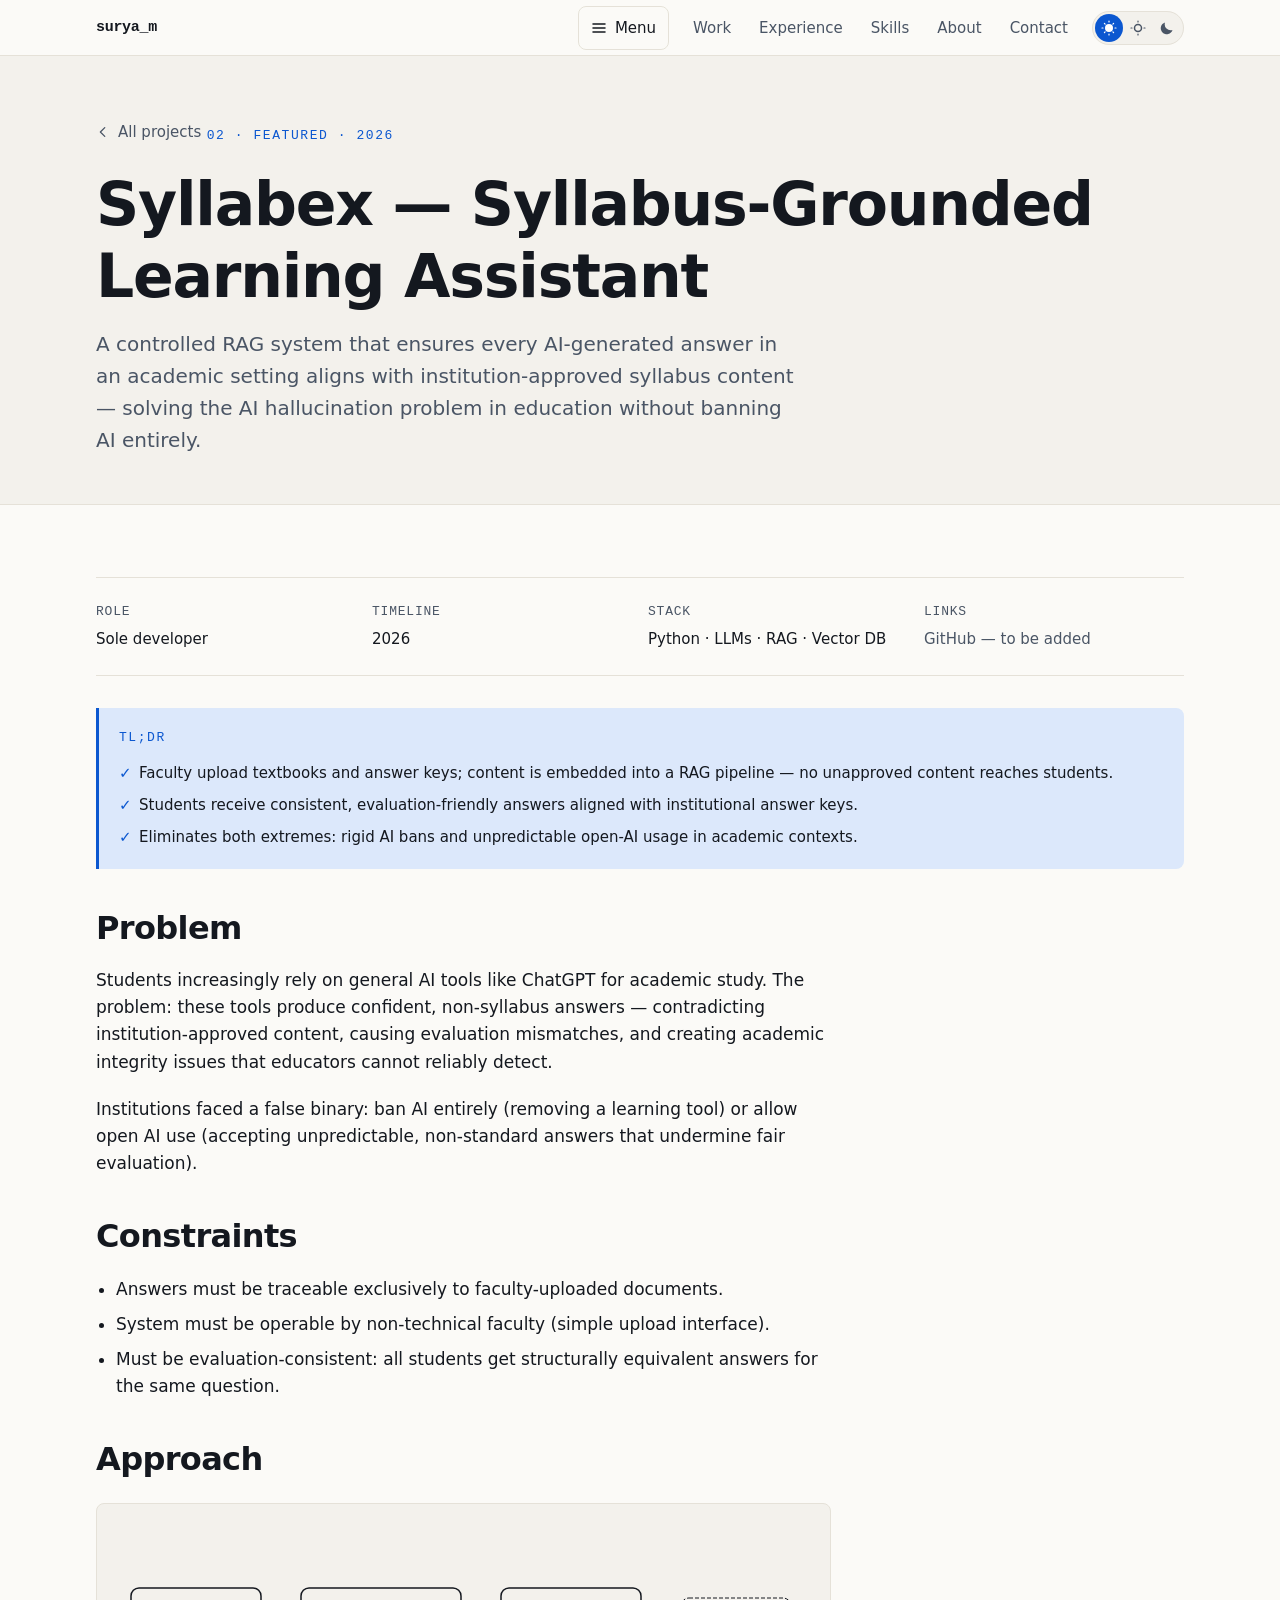
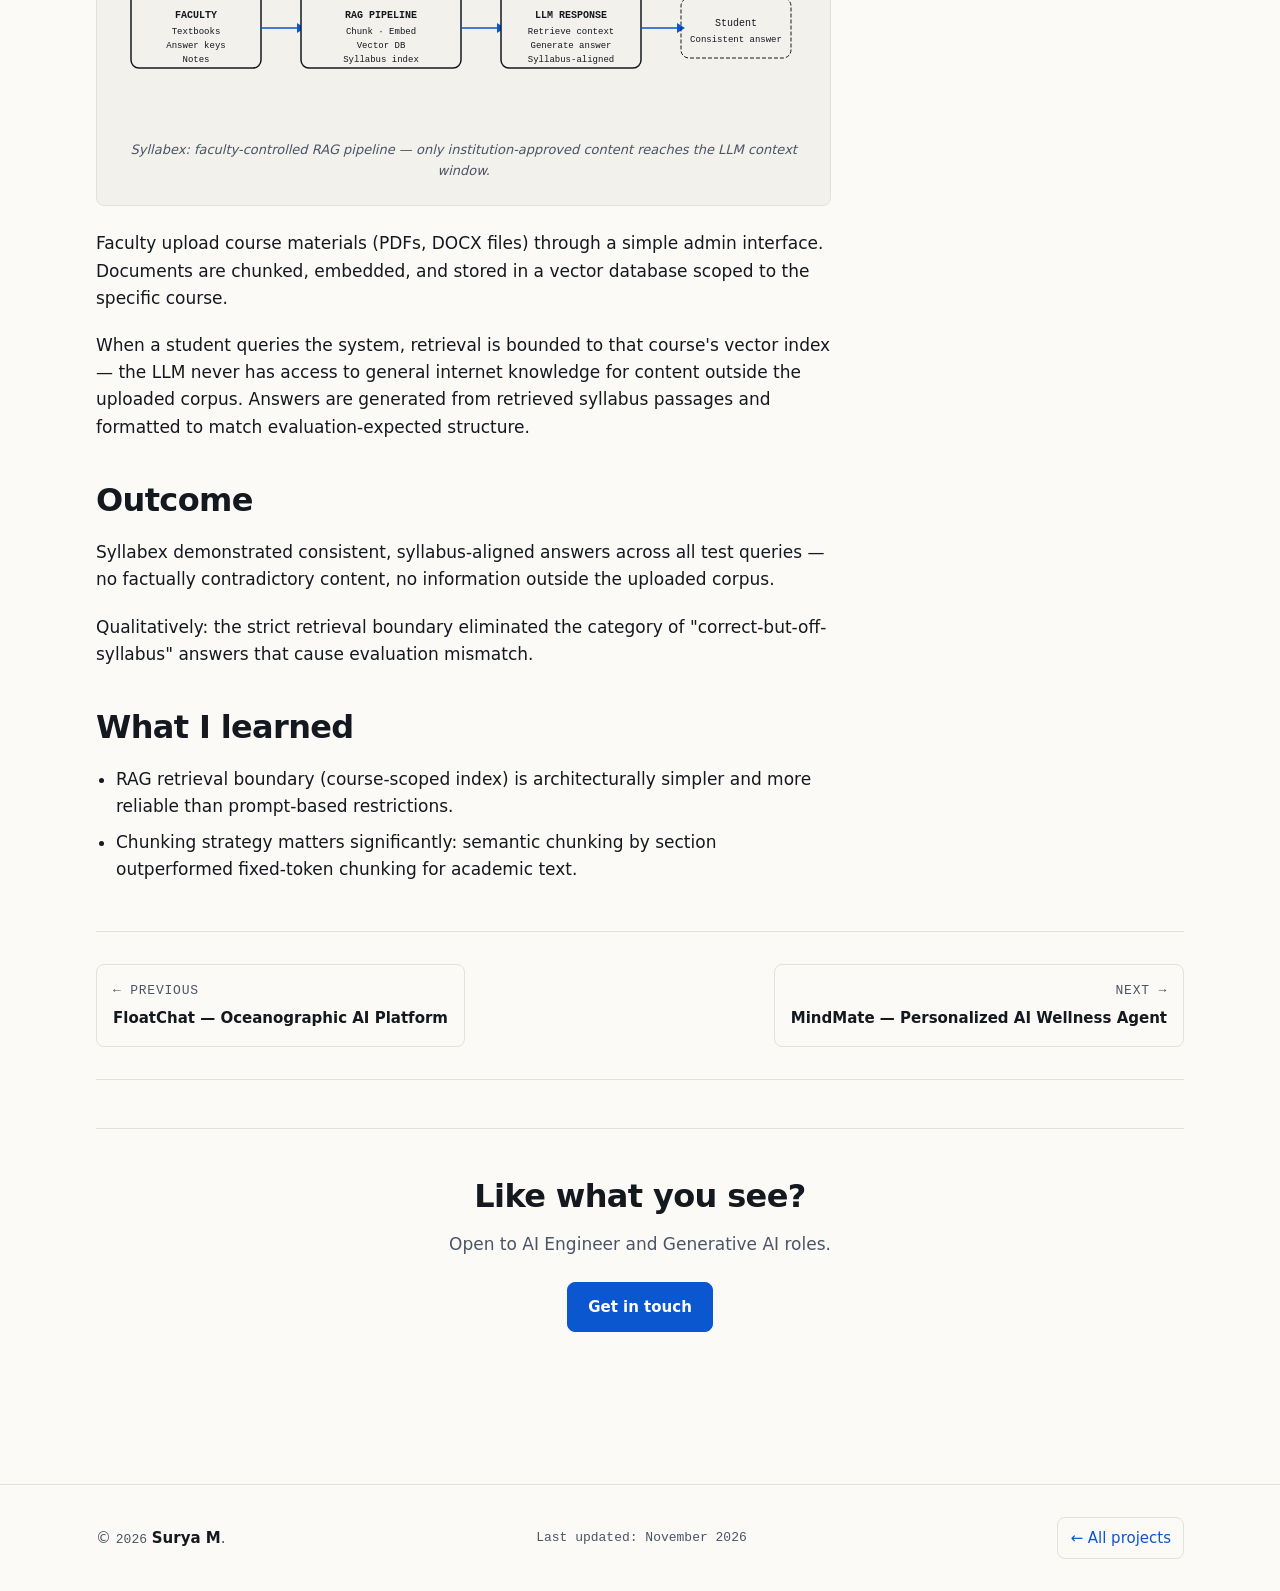
<file: projects/syllabex.html>
<!DOCTYPE html>
<html lang="en">
<head>
  <meta charset="UTF-8">
  <meta name="viewport" content="width=device-width, initial-scale=1">
  <title>Syllabex — Syllabus-Grounded Learning Assistant | Surya M</title>
  <meta name="description" content="Case study: Syllabex — a controlled RAG system where faculty upload textbooks and answer keys to ensure every AI-generated answer aligns with institutional syllabus content.">
  <meta name="color-scheme" content="light dark">
  <meta name="theme-color" media="(prefers-color-scheme: light)" content="#fbfaf7">
  <meta name="theme-color" media="(prefers-color-scheme: dark)"  content="#0e1116">
  <link rel="canonical" href="https://surya-m.dev/projects/syllabex.html">
  <meta property="og:type"  content="article">
  <meta property="og:title" content="Syllabex — Syllabus-Grounded Learning Assistant">
  <meta property="og:description" content="Controlled RAG: faculty upload textbooks; every student answer aligns with institution-approved syllabus content.">
  <meta property="og:url"   content="https://surya-m.dev/projects/syllabex.html">
  <meta property="og:image" content="https://surya-m.dev/assets/og-image.svg">
  <meta property="og:image:alt" content="Syllabex case study — Surya M">
  <meta name="twitter:card"  content="summary_large_image">
  <meta name="twitter:title" content="Syllabex — Surya M">
  <meta name="twitter:image" content="https://surya-m.dev/assets/og-image.svg">
  <link rel="icon" href="../assets/favicon.svg" type="image/svg+xml">
  <link rel="stylesheet" href="../css/styles.min.css">
  <link rel="stylesheet" href="../css/print.css" media="print">
  <script type="application/ld+json">
  {
    "@context": "https://schema.org",
    "@graph": [
      {
        "@type": "BreadcrumbList",
        "itemListElement": [
          { "@type": "ListItem", "position": 1, "name": "Home",     "item": "https://surya-m.dev/" },
          { "@type": "ListItem", "position": 2, "name": "Projects", "item": "https://surya-m.dev/#work" },
          { "@type": "ListItem", "position": 3, "name": "Syllabex", "item": "https://surya-m.dev/projects/syllabex.html" }
        ]
      },
      {
        "@type": "SoftwareApplication",
        "name": "Syllabex",
        "description": "Syllabus-grounded RAG learning assistant for academic institutions.",
        "applicationCategory": "EducationalApplication",
        "author": { "@type": "Person", "name": "Surya M" }
      }
    ]
  }
  </script>
</head>
<body>

  <a class="skip-link" href="#main">Skip to main content</a>
  <input type="radio" id="theme-auto"  name="theme" checked class="vh">
  <input type="radio" id="theme-light" name="theme"         class="vh">
  <input type="radio" id="theme-dark"  name="theme"         class="vh">
  <div class="progress" aria-hidden="true"></div>

  <header class="site-header" role="banner">
    <div class="wrap site-header__inner">
      <a href="../index.html" class="wordmark" aria-label="Surya M — home">surya_m</a>
      <div class="header-controls">
        <button class="menu-btn no-print" popovertarget="site-nav" aria-label="Open navigation menu" aria-expanded="false" aria-controls="site-nav">
          <svg width="16" height="16" viewBox="0 0 16 16" fill="none" aria-hidden="true"><path d="M2 4h12M2 8h12M2 12h12" stroke="currentColor" stroke-width="1.5" stroke-linecap="round"/></svg>
          Menu
        </button>
        <nav id="site-nav" popover aria-label="Primary navigation">
          <ul class="site-nav__list">
            <li><a href="../index.html#work"       class="site-nav__link">Work</a></li>
            <li><a href="../index.html#experience" class="site-nav__link">Experience</a></li>
            <li><a href="../index.html#skills"     class="site-nav__link">Skills</a></li>
            <li><a href="../index.html#about"      class="site-nav__link">About</a></li>
            <li><a href="../index.html#contact"    class="site-nav__link">Contact</a></li>
          </ul>
        </nav>
        <fieldset class="theme-switch no-print" aria-label="Colour theme">
          <legend class="vh">Colour theme</legend>
          <input type="radio" id="theme-auto-btn"  name="theme-btn" value="auto" checked>
          <label for="theme-auto-btn" title="Auto"><svg viewBox="0 0 16 16" fill="none" aria-hidden="true"><circle cx="8" cy="8" r="4" fill="currentColor"/><path d="M8 2V1M8 15v-1M2 8H1M15 8h-1M4.1 4.1l-.7-.7M12.6 12.6l-.7-.7M4.1 11.9l-.7.7M12.6 3.4l-.7.7" stroke="currentColor" stroke-width="1.2" stroke-linecap="round"/></svg><span class="vh">Auto</span></label>
          <input type="radio" id="theme-light-btn" name="theme-btn" value="light">
          <label for="theme-light-btn" title="Light"><svg viewBox="0 0 16 16" fill="none" aria-hidden="true"><circle cx="8" cy="8" r="3.5" stroke="currentColor" stroke-width="1.5"/><path d="M8 1v1M8 14v1M1 8h1M14 8h1" stroke="currentColor" stroke-width="1.2" stroke-linecap="round"/></svg><span class="vh">Light</span></label>
          <input type="radio" id="theme-dark-btn"  name="theme-btn" value="dark">
          <label for="theme-dark-btn" title="Dark"><svg viewBox="0 0 16 16" fill="none" aria-hidden="true"><path d="M13.5 10A6 6 0 0 1 6 2.5a6 6 0 1 0 7.5 7.5Z" fill="currentColor"/></svg><span class="vh">Dark</span></label>
        </fieldset>
      </div>
    </div>
  </header>

  <style>
    :root:has(#theme-light-btn:checked) { color-scheme: light; }
    :root:has(#theme-dark-btn:checked)  { color-scheme: dark; }
  </style>

  <main id="main" tabindex="-1">

    <!-- SRC: resume.projects[Syllabex] -->
    <header class="cs-hero">
      <div class="wrap">
        <a href="../index.html#work" class="cs-hero__back">
          <svg width="14" height="14" viewBox="0 0 16 16" fill="none" aria-hidden="true"><path d="M10 3L5 8l5 5" stroke="currentColor" stroke-width="1.5" stroke-linecap="round" stroke-linejoin="round"/></svg>
          All projects
        </a>
        <span class="cs-hero__tag">02 · Featured · 2026</span>
        <h1 class="cs-hero__title">Syllabex — Syllabus-Grounded Learning Assistant</h1>
        <p class="cs-hero__summary">
          A controlled RAG system that ensures every AI-generated answer in an academic
          setting aligns with institution-approved syllabus content — solving the AI
          hallucination problem in education without banning AI entirely.
        </p>
      </div>
    </header>

    <div class="wrap" style="padding-block:var(--sp-10);">

      <!-- SRC: resume.projects[Syllabex] -->
      <dl class="cs-meta">
        <div class="cs-meta__item">
          <dt class="cs-meta__label">Role</dt>
          <dd class="cs-meta__value">Sole developer</dd>
        </div>
        <div class="cs-meta__item">
          <dt class="cs-meta__label">Timeline</dt>
          <dd class="cs-meta__value">2026</dd>
        </div>
        <div class="cs-meta__item">
          <dt class="cs-meta__label">Stack</dt>
          <dd class="cs-meta__value">Python · LLMs · RAG · Vector DB</dd>
        </div>
        <div class="cs-meta__item">
          <dt class="cs-meta__label">Links</dt>
          <!-- TODO(resume.projects.syllabex.github): Add GitHub URL when available -->
          <dd class="cs-meta__value"><span style="color:var(--muted);">GitHub — to be added</span></dd>
        </div>
      </dl>

      <div class="tldr">
        <p class="tldr__heading">TL;DR</p>
        <ul>
          <li>Faculty upload textbooks and answer keys; content is embedded into a RAG pipeline — no unapproved content reaches students.</li>
          <li>Students receive consistent, evaluation-friendly answers aligned with institutional answer keys.</li>
          <li>Eliminates both extremes: rigid AI bans and unpredictable open-AI usage in academic contexts.</li>
        </ul>
      </div>

      <article class="prose">

        <h2>Problem</h2>
        <!-- SRC: resume.projects[Syllabex] bullets verbatim → rewritten for scanning -->
        <p>
          Students increasingly rely on general AI tools like ChatGPT for academic
          study. The problem: these tools produce confident, non-syllabus answers —
          contradicting institution-approved content, causing evaluation mismatches,
          and creating academic integrity issues that educators cannot reliably detect.
        </p>
        <p>
          Institutions faced a false binary: ban AI entirely (removing a learning tool)
          or allow open AI use (accepting unpredictable, non-standard answers that
          undermine fair evaluation).
        </p>

        <h2>Constraints</h2>
        <ul>
          <li>Answers must be traceable exclusively to faculty-uploaded documents.</li>
          <li>System must be operable by non-technical faculty (simple upload interface).</li>
          <li>Must be evaluation-consistent: all students get structurally equivalent answers for the same question.</li>
        </ul>

        <h2>Approach</h2>

        <!-- Architecture diagram -->
        <figure class="arch-diagram">
          <svg viewBox="0 0 680 200" width="680" height="200" fill="none" xmlns="http://www.w3.org/2000/svg"
               role="img" aria-labelledby="sx-diag-title sx-diag-desc">
            <title id="sx-diag-title">Syllabex architecture diagram</title>
            <desc id="sx-diag-desc">
              Faculty upload textbooks and answer keys. Documents are chunked and embedded via a
              RAG pipeline into a vector database. Student queries retrieve only institution-approved
              content; the LLM generates a syllabus-aligned response.
            </desc>
            <!-- Faculty upload -->
            <rect x="10" y="60" width="130" height="80" rx="8" stroke="currentColor" stroke-width="1.5" fill="var(--bg-subtle,#f3f1ec)"/>
            <text x="75" y="90"  text-anchor="middle" font-family="ui-monospace,monospace" font-size="10" fill="currentColor" font-weight="600">FACULTY</text>
            <text x="75" y="106" text-anchor="middle" font-family="ui-monospace,monospace" font-size="9"  fill="currentColor">Textbooks</text>
            <text x="75" y="120" text-anchor="middle" font-family="ui-monospace,monospace" font-size="9"  fill="currentColor">Answer keys</text>
            <text x="75" y="134" text-anchor="middle" font-family="ui-monospace,monospace" font-size="9"  fill="currentColor">Notes</text>
            <!-- Arrow -->
            <path d="M140 100h40" stroke="var(--accent,#0b57d0)" stroke-width="1.5" stroke-linecap="round"/>
            <path d="M176 95l8 5-8 5" fill="var(--accent,#0b57d0)"/>
            <!-- RAG Pipeline -->
            <rect x="180" y="60" width="160" height="80" rx="8" stroke="currentColor" stroke-width="1.5" fill="var(--bg-subtle,#f3f1ec)"/>
            <text x="260" y="90"  text-anchor="middle" font-family="ui-monospace,monospace" font-size="10" fill="currentColor" font-weight="600">RAG PIPELINE</text>
            <text x="260" y="106" text-anchor="middle" font-family="ui-monospace,monospace" font-size="9"  fill="currentColor">Chunk · Embed</text>
            <text x="260" y="120" text-anchor="middle" font-family="ui-monospace,monospace" font-size="9"  fill="currentColor">Vector DB</text>
            <text x="260" y="134" text-anchor="middle" font-family="ui-monospace,monospace" font-size="9"  fill="currentColor">Syllabus index</text>
            <!-- Arrow -->
            <path d="M340 100h40" stroke="var(--accent,#0b57d0)" stroke-width="1.5" stroke-linecap="round"/>
            <path d="M376 95l8 5-8 5" fill="var(--accent,#0b57d0)"/>
            <!-- LLM -->
            <rect x="380" y="60" width="140" height="80" rx="8" stroke="currentColor" stroke-width="1.5" fill="var(--bg-subtle,#f3f1ec)"/>
            <text x="450" y="90"  text-anchor="middle" font-family="ui-monospace,monospace" font-size="10" fill="currentColor" font-weight="600">LLM RESPONSE</text>
            <text x="450" y="106" text-anchor="middle" font-family="ui-monospace,monospace" font-size="9"  fill="currentColor">Retrieve context</text>
            <text x="450" y="120" text-anchor="middle" font-family="ui-monospace,monospace" font-size="9"  fill="currentColor">Generate answer</text>
            <text x="450" y="134" text-anchor="middle" font-family="ui-monospace,monospace" font-size="9"  fill="currentColor">Syllabus-aligned</text>
            <!-- Arrow -->
            <path d="M520 100h40" stroke="var(--accent,#0b57d0)" stroke-width="1.5" stroke-linecap="round"/>
            <path d="M556 95l8 5-8 5" fill="var(--accent,#0b57d0)"/>
            <!-- Student -->
            <rect x="560" y="70" width="110" height="60" rx="8" stroke="currentColor" stroke-width="1" stroke-dasharray="4 2" fill="none"/>
            <text x="615" y="98"  text-anchor="middle" font-family="ui-monospace,monospace" font-size="10" fill="currentColor">Student</text>
            <text x="615" y="114" text-anchor="middle" font-family="ui-monospace,monospace" font-size="9"  fill="currentColor">Consistent answer</text>
          </svg>
          <figcaption>Syllabex: faculty-controlled RAG pipeline — only institution-approved content reaches the LLM context window.</figcaption>
        </figure>

        <p>
          Faculty upload course materials (PDFs, DOCX files) through a simple admin
          interface. Documents are chunked, embedded, and stored in a vector database
          scoped to the specific course.
        </p>
        <p>
          When a student queries the system, retrieval is bounded to that course's
          vector index — the LLM never has access to general internet knowledge for
          content outside the uploaded corpus. Answers are generated from retrieved
          syllabus passages and formatted to match evaluation-expected structure.
        </p>

        <h2>Outcome</h2>
        <p>
          Syllabex demonstrated consistent, syllabus-aligned answers across all test
          queries — no factually contradictory content, no information outside the
          uploaded corpus.
        </p>
        <p>
          Qualitatively: the strict retrieval boundary eliminated the category of
          "correct-but-off-syllabus" answers that cause evaluation mismatch.
        </p>
        <!-- TODO(resume.syllabex.metrics): Add quantitative evaluation metrics if available -->

        <h2>What I learned</h2>
        <ul>
          <li>RAG retrieval boundary (course-scoped index) is architecturally simpler and more reliable than prompt-based restrictions.</li>
          <li>Chunking strategy matters significantly: semantic chunking by section outperformed fixed-token chunking for academic text.</li>
        </ul>

      </article>

      <nav class="pager" aria-label="Case study navigation">
        <a href="floatchat.html" class="pager__link">
          <span class="pager__dir">← Previous</span>
          <span class="pager__title">FloatChat — Oceanographic AI Platform</span>
        </a>
        <a href="mindmate.html" class="pager__link pager__link--next">
          <span class="pager__dir">Next →</span>
          <span class="pager__title">MindMate — Personalized AI Wellness Agent</span>
        </a>
      </nav>

      <section aria-labelledby="cs-contact-sx" style="padding-block:var(--sp-12);text-align:center;border-block-start:1px solid var(--border);">
        <h2 id="cs-contact-sx" style="font-size:var(--text-2xl);margin-block-end:var(--sp-4);">Like what you see?</h2>
        <p style="color:var(--muted);margin-block-end:var(--sp-6);max-inline-size:44ch;margin-inline:auto;">Open to AI Engineer and Generative AI roles.</p>
        <a href="mailto:aitech.surya24@gmail.com" class="btn btn--primary">Get in touch</a>
      </section>
    </div>
  </main>

  <footer class="site-footer" role="contentinfo">
    <div class="wrap site-footer__inner">
      <p class="site-footer__copy">&copy; <time datetime="2026">2026</time> <strong>Surya M</strong>.</p>
      <span class="site-footer__meta">Last updated: <time datetime="2026-11">November 2026</time></span>
      <a href="../index.html" class="site-footer__back">← All projects</a>
    </div>
  </footer>

</body>
</html>
</file>
<file: css/print.css>
/* ==========================================================================
   print.css — Print stylesheet (linked with media="print")
   WHY: Non-render-blocking; only loaded for print
   ========================================================================== */

@page {
  margin: 14mm;
  size: A4 portrait;
}

/* -------------------------------------------------------------------------
   Base overrides
   ------------------------------------------------------------------------- */
*,
*::before,
*::after {
  color: #000 !important;
  background: #fff !important;
  box-shadow: none !important;
  text-shadow: none !important;
  -webkit-print-color-adjust: exact;
  print-color-adjust: exact;
}

body {
  font-family: Georgia, "Times New Roman", Times, serif;
  font-size: 11pt;
  line-height: 1.4;
  color: #000 !important;
  background: #fff !important;
}

/* -------------------------------------------------------------------------
   Hide non-essential elements
   ------------------------------------------------------------------------- */
.site-header,
.theme-switch,
.menu-btn,
.progress,
.filter,
.hero::before,
.hero::after,
.btn--ghost,
.pager,
.site-footer__back,
.arch-diagram,
#site-nav {
  display: none !important;
}

/* -------------------------------------------------------------------------
   Show full URLs after external links
   ------------------------------------------------------------------------- */
a[href^="http"]::after,
a[href^="https"]::after {
  content: " (" attr(href) ")";
  font-size: 9pt;
  color: #555 !important;
}

/* Don't duplicate self-referential links */
a[href^="#"]::after,
a[href^="mailto:"]::after {
  content: "";
}

/* -------------------------------------------------------------------------
   Layout adjustments
   ------------------------------------------------------------------------- */
.hero {
  min-block-size: auto;
  padding-block: 2rem 1rem;
}

.hero__name {
  font-size: 28pt;
  -webkit-text-fill-color: #000 !important;
  background: none !important;
}

.section {
  padding-block: 1.5rem;
  break-before: auto;
}

.wrap {
  padding-inline: 0;
  max-inline-size: 100%;
}

/* -------------------------------------------------------------------------
   Avoid page breaks inside key elements
   ------------------------------------------------------------------------- */
.card,
.timeline__item,
.skill-group,
.tldr {
  break-inside: avoid;
}

h1, h2, h3, h4, h5, h6 {
  break-after: avoid;
}

/* -------------------------------------------------------------------------
   Cards — single column for print
   ------------------------------------------------------------------------- */
.cards {
  grid-template-columns: 1fr;
}

.card {
  border: 1px solid #ccc;
}

.card--featured::before {
  display: none;
}

/* -------------------------------------------------------------------------
   Timeline
   ------------------------------------------------------------------------- */
.timeline::before {
  background: #ccc;
}

.timeline__item::before {
  border-color: #000;
}

/* -------------------------------------------------------------------------
   Skills — two columns
   ------------------------------------------------------------------------- */
.skills-grid {
  grid-template-columns: 1fr 1fr;
}

.skill-group {
  border: 1px solid #ccc;
}

/* -------------------------------------------------------------------------
   Certifications — block layout (not scroll)
   ------------------------------------------------------------------------- */
.cert-rail {
  display: flex;
  flex-direction: column;
  overflow: visible;
}

/* -------------------------------------------------------------------------
   Expand all details elements
   ------------------------------------------------------------------------- */
details {
  display: block;
}

details summary::after {
  display: none;
}

details > * {
  display: block !important;
}

/* -------------------------------------------------------------------------
   Footer
   ------------------------------------------------------------------------- */
.site-footer__inner {
  flex-direction: column;
  align-items: flex-start;
}

/* -------------------------------------------------------------------------
   Chip colours
   ------------------------------------------------------------------------- */
.chip {
  border: 1px solid #999;
  background: none !important;
  color: #000 !important;
}

/* -------------------------------------------------------------------------
   Proof strip
   ------------------------------------------------------------------------- */
.proof-strip {
  border-block: 1px solid #ccc;
}

.proof-strip__value {
  font-size: 20pt;
}
</file>
<file: css/styles.min.css>
@layer reset{@layer reset{*,:before,:after{box-sizing:border-box;margin:0;padding:0}html{-webkit-text-size-adjust:100%;text-size-adjust:100%;scroll-behavior:smooth;scroll-padding-top:var(--header-h);hanging-punctuation:first last}@media (prefers-reduced-motion:reduce){html{scroll-behavior:auto}}body{min-block-size:100dvb;line-height:var(--leading-normal);-webkit-font-smoothing:antialiased;text-rendering:optimizelegibility}img,video,canvas,svg{max-inline-size:100%;display:block}img{block-size:auto}input,button,textarea,select{font:inherit}p,h1,h2,h3,h4,h5,h6{overflow-wrap:break-word}ul[class],ol[class]{list-style:none}pre{white-space:pre-wrap}fieldset{border:none}summary{cursor:pointer;list-style:none}summary::-webkit-details-marker{display:none}address{font-style:normal}abbr[title]{cursor:help;text-decoration:underline dotted}table{border-collapse:collapse;border-spacing:0}}}@layer tokens{@layer tokens{:root{--_warm-50:#fbfaf7;--_warm-100:#f3f1ec;--_warm-200:#e5e1d8;--_warm-800:#2a2f38;--_warm-900:#14181f;--_warm-950:#0e1116;--_blue-400:#8ab4ff;--_blue-600:#0b57d0;--_blue-700:#0942a3;--_slate-400:#a3adbb;--_slate-500:#6b7585;--_slate-600:#4a5565;--_red-400:#f87171;color-scheme:light dark;--bg:light-dark(var(--_warm-50),var(--_warm-950));--bg-subtle:light-dark(var(--_warm-100),#161b23);--bg-elevated:light-dark(#fff,#1c2230);--border:light-dark(var(--_warm-200),#2d3545);--text:light-dark(var(--_warm-900),#e8ecf2);--muted:light-dark(var(--_slate-600),var(--_slate-400));--accent:light-dark(var(--_blue-600),var(--_blue-400));--accent-dim:light-dark(#dce8fb,#1a2d52);--on-accent:#fff;--focus:light-dark(var(--_blue-700),var(--_blue-400));--rail:light-dark(var(--_warm-200),#2d3545)}:root:has(#theme-light:checked){color-scheme:light}:root:has(#theme-dark:checked){color-scheme:dark}@media (prefers-contrast:more){:root{--muted:light-dark(var(--_warm-900),#e8ecf2);--border:light-dark(var(--_warm-900),#e8ecf2);--rail:light-dark(var(--_warm-900),#e8ecf2)}}@media (forced-colors:active){:root{--bg:Canvas;--bg-subtle:Canvas;--bg-elevated:Canvas;--border:ButtonBorder;--text:CanvasText;--muted:GrayText;--accent:LinkText;--focus:Highlight;--on-accent:ButtonText}}:root{--sp-1:.25rem;--sp-2:.5rem;--sp-3:.75rem;--sp-4:1rem;--sp-5:1.25rem;--sp-6:1.5rem;--sp-8:2rem;--sp-10:2.5rem;--sp-12:3rem;--sp-16:4rem;--sp-20:5rem;--sp-24:6rem;--text-xs:clamp(.75rem, .7rem + .25vw, .8125rem);--text-sm:clamp(.875rem, .84rem + .2vw, .9375rem);--text-base:clamp(1rem, .95rem + .25vw, 1.0625rem);--text-lg:clamp(1.125rem, 1rem + .6vw, 1.25rem);--text-xl:clamp(1.25rem, 1.05rem + 1vw, 1.5rem);--text-2xl:clamp(1.5rem, 1.2rem + 1.5vw, 2rem);--text-3xl:clamp(1.875rem, 1.4rem + 2.4vw, 2.75rem);--text-4xl:clamp(2.25rem, 1.5rem + 3.75vw, 3.75rem);--text-5xl:clamp(2.75rem, 1.6rem + 5.75vw, 5rem);--font-sans:ui-sans-serif, system-ui, -apple-system, BlinkMacSystemFont, "Segoe UI", Roboto, Helvetica, Arial, sans-serif, "Apple Color Emoji", "Segoe UI Emoji";--font-mono:ui-monospace, "Cascadia Code", "Fira Code", "Source Code Pro", Menlo, Consolas, "Courier New", monospace;--leading-tight:1.2;--leading-snug:1.35;--leading-normal:1.6;--leading-relaxed:1.75;--tracking-tight:-.02em;--tracking-normal:0;--tracking-wide:.06em;--tracking-widest:.12em;--measure:68ch;--radius-sm:.25rem;--radius-md:.5rem;--radius-lg:.75rem;--radius-xl:1rem;--radius-pill:9999px;--shadow-sm:0 1px 3px 0 #00000014, 0 1px 2px -1px #0000000d;--shadow-md:0 4px 6px -1px #0000001a, 0 2px 4px -2px #0000000f;--shadow-lift:0 8px 16px -4px #00000024;--dur-fast:.12s;--dur-base:.18s;--dur-slow:.25s;--ease-out:cubic-bezier(.16, 1, .3, 1);--ease-in:cubic-bezier(.4, 0, 1, 1);--max-w:72rem;--gutter:clamp(var(--sp-4), 4vw, var(--sp-8));--header-h:3.5rem;--cols:12}}}@layer base{@layer base{body{font-family:var(--font-sans);font-size:var(--text-base);color:var(--text);background-color:var(--bg);transition:background-color var(--dur-base) var(--ease-out), color var(--dur-base) var(--ease-out)}h1,h2,h3,h4,h5,h6{font-weight:700;line-height:var(--leading-tight);letter-spacing:var(--tracking-tight);color:var(--text)}h1{font-size:var(--text-5xl)}h2{font-size:var(--text-3xl)}h3{font-size:var(--text-2xl)}h4{font-size:var(--text-xl)}h5{font-size:var(--text-lg)}h6{font-size:var(--text-base)}p{max-inline-size:var(--measure);line-height:var(--leading-normal)}a{color:var(--accent);text-underline-offset:3px;transition:text-decoration-thickness var(--dur-fast) var(--ease-out), text-underline-offset var(--dur-fast) var(--ease-out), color var(--dur-fast) var(--ease-out);text-decoration-line:underline;text-decoration-thickness:1px}a:hover{text-underline-offset:4px;text-decoration-thickness:2px}:focus-visible{outline:3px solid var(--focus);outline-offset:2px;border-radius:var(--radius-sm)}:focus:not(:focus-visible){outline:none}code,kbd,samp{font-family:var(--font-mono);background-color:var(--bg-subtle);border:1px solid var(--border);border-radius:var(--radius-sm);padding-inline:var(--sp-1);padding-block:1px;font-size:.9em}hr{border:none;border-block-start:1px solid var(--border);margin-block:var(--sp-8)}strong{font-weight:700}small{font-size:var(--text-sm)}em{font-style:italic}.vh{clip:rect(0, 0, 0, 0);white-space:nowrap;border-width:0;block-size:1px;inline-size:1px;margin:-1px;padding:0;position:absolute;overflow:hidden}.skip-link{z-index:9999;padding:var(--sp-2) var(--sp-4);background:var(--accent);color:var(--on-accent);border-radius:var(--radius-md);font-size:var(--text-sm);translate:0 calc(-100% - var(--sp-4));transition:translate var(--dur-fast) var(--ease-out);font-weight:600;text-decoration:none;position:fixed;inset-block-start:var(--sp-2);inset-inline-start:var(--sp-2)}.skip-link:focus-visible{outline-offset:4px;translate:0}.label{font-family:var(--font-mono);font-size:var(--text-xs);letter-spacing:var(--tracking-widest);text-transform:uppercase;color:var(--muted);font-weight:500}time{font-family:var(--font-mono);font-size:var(--text-xs);color:var(--muted)}}}@layer layout{@layer layout{.wrap{inline-size:min(100%, var(--max-w));padding-inline:var(--gutter);margin-inline:auto}.grid{grid-template-columns:repeat(var(--cols), 1fr);gap:var(--sp-6);display:grid}.section{padding-block:var(--sp-20) var(--sp-24)}.section--tight{padding-block:var(--sp-12)}.section__eyebrow{align-items:center;gap:var(--sp-3);margin-block-end:var(--sp-4);display:flex}.section__eyebrow:after{content:"";background:var(--border);flex:1;block-size:1px}.section__heading{margin-block-end:var(--sp-12)}.cols-2{gap:var(--sp-8);grid-template-columns:1fr;display:grid}@media (width>=48rem){.cols-2{grid-template-columns:1fr 1fr}}.layout-sidebar{gap:var(--sp-8);grid-template-columns:1fr;display:grid}@media (width>=60rem){.layout-sidebar{grid-template-columns:2fr 1fr;align-items:start}}.prose{max-inline-size:var(--measure)}.prose>*+*{margin-block-start:var(--sp-5)}.prose h2{font-size:var(--text-2xl);margin-block-start:var(--sp-10);margin-block-end:var(--sp-4)}.prose h3{font-size:var(--text-xl);margin-block-start:var(--sp-8);margin-block-end:var(--sp-3)}.prose ul{padding-inline-start:var(--sp-5);list-style:outside}.prose li+li{margin-block-start:var(--sp-2)}main{outline:none}@supports (content-visibility:auto){.cv-auto{content-visibility:auto;contain-intrinsic-size:auto 40rem}}}}@layer components{@layer components{.site-header{z-index:100;block-size:var(--header-h);background-color:var(--bg);border-block-end:1px solid var(--border);will-change:transform;-webkit-backdrop-filter:blur(8px);background-color:color-mix(in srgb, var(--bg) 90%, transparent);transition:border-color var(--dur-base) var(--ease-out);position:sticky;inset-block-start:0}.site-header__inner{justify-content:space-between;align-items:center;gap:var(--sp-4);block-size:100%;display:flex}.wordmark{font-family:var(--font-mono);font-size:var(--text-sm);letter-spacing:var(--tracking-tight);color:var(--text);white-space:nowrap;font-weight:700;text-decoration:none}.wordmark:hover{color:var(--accent)}.header-controls{align-items:center;gap:var(--sp-3);flex-shrink:0;display:flex}@media (width>=48rem){.menu-btn{display:none}#site-nav{background:0 0!important;border:none!important;block-size:auto!important;max-block-size:none!important;inline-size:auto!important;margin:0!important;padding:0!important;display:flex!important;position:static!important;inset:auto!important;overflow:visible!important}}.site-nav__list{align-items:center;gap:var(--sp-1);list-style:none;display:flex}@media (width<=47.99rem){.site-nav__list{padding-block:var(--sp-4);flex-direction:column;align-items:stretch;gap:0}}.site-nav__link{padding-block:var(--sp-2);padding-inline:var(--sp-3);border-radius:var(--radius-md);font-size:var(--text-sm);color:var(--muted);white-space:nowrap;transition:color var(--dur-fast) var(--ease-out), background-color var(--dur-fast) var(--ease-out);align-items:center;min-block-size:2.75rem;font-weight:500;text-decoration:none;display:flex}@media (width>=48rem){.site-nav__link{min-block-size:auto;padding-block:var(--sp-1)}}.site-nav__link:hover,.site-nav__link:focus-visible{color:var(--text);background-color:var(--bg-subtle)}.site-nav__link[aria-current=page]{color:var(--accent)}@supports (scroll-target-group:auto){.site-nav__list{scroll-target-group:auto}.site-nav__link:target-current{color:var(--accent)}}@supports selector(:popover-open){@media (width<=47.99rem){#site-nav{inline-size:100%;max-block-size:calc(100dvb - var(--header-h));background-color:var(--bg-elevated);border-block-end:1px solid var(--border);box-shadow:var(--shadow-md);padding-block:var(--sp-2) var(--sp-6);margin:0;position:fixed;inset-block-start:var(--header-h);inset-block-end:auto;inset-inline:0;overflow-y:auto}#site-nav::backdrop{background:#0000004d}}}@supports not selector(:popover-open){.menu-btn{display:none!important}#site-nav{display:flex!important;position:static!important}}.menu-btn{justify-content:center;align-items:center;gap:var(--sp-2);min-block-size:2.75rem;min-inline-size:2.75rem;padding-inline:var(--sp-3);border:1px solid var(--border);border-radius:var(--radius-md);cursor:pointer;font-size:var(--text-sm);color:var(--text);transition:background-color var(--dur-fast) var(--ease-out), border-color var(--dur-fast) var(--ease-out);background:0 0;font-weight:500;display:flex}.menu-btn:hover{background-color:var(--bg-subtle)}.theme-switch{background-color:var(--bg-subtle);border:1px solid var(--border);border-radius:var(--radius-pill);align-items:center;gap:1px;padding:2px;display:flex}.theme-switch input[type=radio]{opacity:0;block-size:1px;inline-size:1px;position:absolute}.theme-switch label{border-radius:var(--radius-pill);cursor:pointer;min-block-size:1.75rem;min-inline-size:1.75rem;color:var(--muted);font-size:var(--text-xs);transition:background-color var(--dur-fast) var(--ease-out), color var(--dur-fast) var(--ease-out);justify-content:center;align-items:center;display:flex}.theme-switch label:hover{color:var(--text);background-color:var(--bg-elevated)}.theme-switch input:checked+label{background-color:var(--accent);color:var(--on-accent)}.theme-switch input:focus-visible+label{outline:3px solid var(--focus);outline-offset:2px}.theme-switch label svg{pointer-events:none;block-size:1rem;inline-size:1rem}.btn{align-items:center;gap:var(--sp-2);padding-block:var(--sp-3);padding-inline:var(--sp-5);border-radius:var(--radius-md);font-size:var(--text-sm);cursor:pointer;white-space:nowrap;min-block-size:2.75rem;transition:background-color var(--dur-fast) var(--ease-out), border-color var(--dur-fast) var(--ease-out), color var(--dur-fast) var(--ease-out), box-shadow var(--dur-fast) var(--ease-out), translate var(--dur-fast) var(--ease-out);border:1.5px solid #0000;font-weight:600;text-decoration:none;display:inline-flex}.btn--primary{background-color:var(--accent);color:var(--on-accent);border-color:var(--accent)}.btn--primary:hover{background-color:var(--_blue-700,#0942a3);border-color:var(--_blue-700,#0942a3)}.btn--primary:active{translate:0 1px}.btn--ghost{color:var(--text);border-color:var(--border);background-color:#0000}.btn--ghost:hover{background-color:var(--bg-subtle);border-color:var(--muted)}.btn--ghost:active{translate:0 1px}.btn--sm{padding-block:var(--sp-2);padding-inline:var(--sp-3);font-size:var(--text-xs);min-block-size:2.25rem}.chip{border-radius:var(--radius-pill);font-family:var(--font-mono);font-size:var(--text-xs);letter-spacing:var(--tracking-wide);background-color:var(--accent-dim);color:var(--accent);white-space:nowrap;border:1px solid color-mix(in srgb, var(--accent) 25%, transparent);align-items:center;padding-block:.2em;padding-inline:.6em;font-weight:500;display:inline-flex}.chips{gap:var(--sp-2);flex-wrap:wrap;list-style:none;display:flex}.cards{gap:var(--sp-6);grid-template-columns:1fr;list-style:none;display:grid}@media (width>=36rem){.cards{grid-template-columns:repeat(auto-fill,minmax(min(100%,22rem),1fr))}}.card{background-color:var(--bg-elevated);border:1px solid var(--border);border-radius:var(--radius-lg);padding:var(--sp-6);color:inherit;flex-direction:column;text-decoration:none;display:flex;position:relative;overflow:hidden}.card--featured:before{content:"";background:var(--accent);border-radius:var(--radius-lg) var(--radius-lg) 0 0;block-size:3px;position:absolute;inset-block-start:0;inset-inline:0}.card__eyebrow{font-family:var(--font-mono);font-size:var(--text-xs);color:var(--accent);letter-spacing:var(--tracking-wide);text-transform:uppercase;margin-block-end:var(--sp-2)}.card__title{font-size:var(--text-xl);font-weight:700;line-height:var(--leading-snug);color:var(--text);margin-block-end:var(--sp-3)}.card__outcome{font-size:var(--text-sm);color:var(--muted);line-height:var(--leading-normal);flex:1;margin-block-end:var(--sp-5)}.card__chips{margin-block-end:var(--sp-5)}.card__links{gap:var(--sp-2);flex-wrap:wrap;margin-block-start:auto;display:flex}@media (hover:hover){.cards:has(.card:is(:hover,:focus-within)) .card:not(:is(:hover,:focus-within)){opacity:.72}}@media (width>=60rem) and (height>=42rem){.stack{flex-direction:column;gap:0;display:flex}.stack>.card{top:calc(var(--header-h) + var(--sp-4));margin-block-end:var(--sp-6);position:sticky}.stack>.card:nth-child(2){top:calc(var(--header-h) + var(--sp-8))}.stack>.card:nth-child(3){top:calc(var(--header-h) + var(--sp-12))}.stack>.card:nth-child(4){top:calc(var(--header-h) + var(--sp-16))}}.filter{gap:var(--sp-2);border:none;flex-wrap:wrap;margin-block-end:var(--sp-8);padding:0;display:flex}.filter legend{float:left;inline-size:100%;font-family:var(--font-mono);font-size:var(--text-xs);text-transform:uppercase;letter-spacing:var(--tracking-wide);color:var(--muted);margin-block-end:var(--sp-3)}.filter input[type=radio]{opacity:0;block-size:1px;inline-size:1px;position:absolute}.filter label{padding-block:var(--sp-2);padding-inline:var(--sp-4);border:1.5px solid var(--border);border-radius:var(--radius-pill);font-size:var(--text-sm);cursor:pointer;color:var(--muted);background-color:var(--bg-elevated);transition:background-color var(--dur-fast) var(--ease-out), border-color var(--dur-fast) var(--ease-out), color var(--dur-fast) var(--ease-out);align-items:center;min-block-size:2.75rem;font-weight:500;display:inline-flex}.filter label:hover{border-color:var(--accent);color:var(--accent)}.filter input:checked+label{background-color:var(--accent);border-color:var(--accent);color:var(--on-accent)}.filter input:focus-visible+label{outline:3px solid var(--focus);outline-offset:2px}@supports selector(:has(*)){.work:has(#f-rag:checked) .card:not([data-tags~=rag]),.work:has(#f-llm:checked) .card:not([data-tags~=llm]),.work:has(#f-agents:checked) .card:not([data-tags~=agents]),.work:has(#f-healthcare:checked) .card:not([data-tags~=healthcare]),.work:has(#f-ml:checked) .card:not([data-tags~=ml]){display:none}@media (width>=60rem) and (height>=42rem){.work:has(.filter input:not(#f-all):checked) .stack>.card{position:static;top:auto}}}.proof-strip{gap:var(--sp-6) var(--sp-8);padding-block:var(--sp-8);border-block:1px solid var(--border);flex-wrap:wrap;margin-block-start:var(--sp-10);list-style:none;display:flex}.proof-strip__item{gap:var(--sp-1);flex-direction:column;display:flex}.proof-strip__value{font-size:var(--text-3xl);color:var(--text);letter-spacing:var(--tracking-tight);font-weight:700;line-height:1}.proof-strip__label{font-family:var(--font-mono);font-size:var(--text-xs);color:var(--muted);text-transform:uppercase;letter-spacing:var(--tracking-wide)}.timeline{list-style:none;position:relative}.timeline:before{content:"";background:var(--rail);inline-size:1px;position:absolute;inset-block:0;inset-inline-start:.4375rem}.timeline__year{font-family:var(--font-mono);font-size:var(--text-xs);color:var(--muted);text-transform:uppercase;letter-spacing:var(--tracking-widest);padding-inline-start:var(--sp-6);padding-block:var(--sp-6) var(--sp-3);font-weight:700;position:relative}.timeline__item{break-inside:avoid;padding-block-end:var(--sp-8);padding-inline-start:var(--sp-10);position:relative}.timeline__item:before{content:"";background-color:var(--bg);border:2px solid var(--accent);z-index:1;border-radius:50%;block-size:.875rem;inline-size:.875rem;position:absolute;inset-block-start:.375rem;inset-inline-start:0}.timeline__item--accent:before{background-color:var(--accent)}.timeline__item__header{align-items:baseline;gap:var(--sp-2) var(--sp-4);flex-wrap:wrap;margin-block-end:var(--sp-2);display:flex}.timeline__role{font-size:var(--text-lg);color:var(--text);font-weight:700;line-height:var(--leading-snug)}.timeline__org{font-size:var(--text-sm);color:var(--muted);font-weight:500}.timeline__dates{font-family:var(--font-mono);font-size:var(--text-xs);color:var(--muted);white-space:nowrap;margin-inline-start:auto}.timeline__bullets{padding-inline-start:var(--sp-5);list-style:none}.timeline__bullets li{font-size:var(--text-sm);color:var(--muted);line-height:var(--leading-normal);padding-block:var(--sp-1);position:relative}.timeline__bullets li:before{content:"→";color:var(--accent);font-family:var(--font-mono);font-size:var(--text-xs);position:absolute;inset-inline-start:calc(-1 * var(--sp-5))}.timeline__tag{font-family:var(--font-mono);font-size:var(--text-xs);color:var(--accent);background-color:var(--accent-dim);border-radius:var(--radius-sm);padding-inline:var(--sp-2);white-space:nowrap;padding-block:1px}.timeline__item--award:before{border-color:#d97706}.timeline__item--award .timeline__role{color:var(--text)}.skills-grid{gap:var(--sp-6);grid-template-columns:1fr;list-style:none;display:grid}@media (width>=36rem){.skills-grid{grid-template-columns:repeat(auto-fill,minmax(min(100%,20rem),1fr))}}.skill-group{background-color:var(--bg-elevated);border:1px solid var(--border);border-radius:var(--radius-lg);padding:var(--sp-5);break-inside:avoid}.skill-group__heading{font-size:var(--text-sm);color:var(--text);align-items:center;gap:var(--sp-2);margin-block-end:var(--sp-3);font-weight:700;display:flex}.skill-group__heading svg{block-size:1rem;inline-size:1rem;color:var(--accent);flex-shrink:0}.skill-group__tools{font-size:var(--text-sm);color:var(--muted);line-height:var(--leading-normal);margin-block-end:var(--sp-4)}.skill-group__used-in{gap:var(--sp-2);flex-wrap:wrap;align-items:center;display:flex}.skill-group__used-label{font-family:var(--font-mono);font-size:var(--text-xs);color:var(--muted);text-transform:uppercase;letter-spacing:var(--tracking-wide);margin-inline-end:var(--sp-1)}.skill-group__project-link{font-size:var(--text-xs);color:var(--accent);text-underline-offset:2px;font-weight:500;text-decoration-thickness:1px}.skill-group__project-link:hover{text-decoration-thickness:2px}.cs-hero{padding-block:var(--sp-16) var(--sp-12);background-color:var(--bg-subtle);border-block-end:1px solid var(--border)}.cs-hero__back{align-items:center;gap:var(--sp-2);font-size:var(--text-sm);color:var(--muted);transition:color var(--dur-fast) var(--ease-out);margin-block-end:var(--sp-6);text-decoration:none;display:inline-flex}.cs-hero__back:hover{color:var(--accent)}.cs-hero__tag{font-family:var(--font-mono);font-size:var(--text-xs);color:var(--accent);text-transform:uppercase;letter-spacing:var(--tracking-widest);margin-block-end:var(--sp-4);display:inline-block}.cs-hero__title{font-size:var(--text-4xl);margin-block-end:var(--sp-4)}.cs-hero__summary{font-size:var(--text-lg);color:var(--muted);max-inline-size:55ch}.cs-meta{gap:var(--sp-4);padding-block:var(--sp-6);border-block:1px solid var(--border);margin-block:var(--sp-8);grid-template-columns:repeat(auto-fit,minmax(min(100%,12rem),1fr));display:grid}.cs-meta__item{gap:var(--sp-1);flex-direction:column;display:flex}.cs-meta__label{font-family:var(--font-mono);font-size:var(--text-xs);text-transform:uppercase;letter-spacing:var(--tracking-wide);color:var(--muted)}.cs-meta__value{font-size:var(--text-sm);color:var(--text);font-weight:500}.tldr{background-color:var(--accent-dim);border-inline-start:3px solid var(--accent);border-radius:0 var(--radius-md) var(--radius-md) 0;padding:var(--sp-5);margin-block:var(--sp-8)}.tldr__heading{font-family:var(--font-mono);font-size:var(--text-xs);text-transform:uppercase;letter-spacing:var(--tracking-widest);color:var(--accent);margin-block-end:var(--sp-3)}.tldr ul{gap:var(--sp-2);flex-direction:column;list-style:none;display:flex}.tldr li{font-size:var(--text-sm);color:var(--text);padding-inline-start:var(--sp-5);position:relative}.tldr li:before{content:"✓";color:var(--accent);font-weight:700;position:absolute;inset-inline-start:0}.details-block{border:1px solid var(--border);border-radius:var(--radius-md);margin-block:var(--sp-6);overflow:hidden}.details-block summary{min-block-size:2.75rem;padding-inline:var(--sp-5);padding-block:var(--sp-3);font-size:var(--text-sm);background-color:var(--bg-subtle);transition:background-color var(--dur-fast) var(--ease-out);justify-content:space-between;align-items:center;font-weight:600;display:flex}.details-block summary:hover{background-color:var(--accent-dim)}.details-block summary:after{content:"+";font-family:var(--font-mono);font-size:var(--text-lg);color:var(--accent);transition:rotate var(--dur-base) var(--ease-out);line-height:1}.details-block[open] summary:after{content:"×"}.details-block__content{padding:var(--sp-5)}@media print{.details-block[open],.details-block:not([open]){display:block}.details-block summary:after{display:none}.details-block__content{display:block!important}}.arch-diagram{border:1px solid var(--border);border-radius:var(--radius-md);padding:var(--sp-6);background-color:var(--bg-subtle);margin-block:var(--sp-6);overflow-x:auto}.arch-diagram figcaption{font-size:var(--text-xs);color:var(--muted);text-align:center;margin-block-start:var(--sp-3);font-style:italic}.pager{justify-content:space-between;gap:var(--sp-4);padding-block:var(--sp-8);border-block:1px solid var(--border);margin-block:var(--sp-12);flex-wrap:wrap;display:flex}.pager__link{gap:var(--sp-1);color:var(--text);padding:var(--sp-4);border:1px solid var(--border);border-radius:var(--radius-md);min-inline-size:10rem;transition:border-color var(--dur-fast) var(--ease-out), background-color var(--dur-fast) var(--ease-out);flex-direction:column;text-decoration:none;display:flex}.pager__link:hover{border-color:var(--accent);background-color:var(--accent-dim)}.pager__dir{font-family:var(--font-mono);font-size:var(--text-xs);color:var(--muted);text-transform:uppercase;letter-spacing:var(--tracking-wide)}.pager__title{font-size:var(--text-sm);color:var(--text);font-weight:600}.pager__link--next{text-align:end;margin-inline-start:auto}.site-footer{border-block-start:1px solid var(--border);padding-block:var(--sp-8);margin-block-start:var(--sp-16)}.site-footer__inner{justify-content:space-between;align-items:center;gap:var(--sp-4);flex-wrap:wrap;display:flex}.site-footer__copy{font-size:var(--text-sm);color:var(--muted)}.site-footer__copy strong{color:var(--text)}.site-footer__meta{font-family:var(--font-mono);font-size:var(--text-xs);color:var(--muted)}.site-footer__back{font-size:var(--text-sm);color:var(--accent);padding-block:var(--sp-2);padding-inline:var(--sp-3);border:1px solid var(--border);border-radius:var(--radius-md);transition:background-color var(--dur-fast) var(--ease-out);font-weight:500;text-decoration:none}.site-footer__back:hover{background-color:var(--bg-subtle)}.cert-rail{gap:var(--sp-4);scroll-snap-type:x mandatory;overscroll-behavior-x:contain;padding-block:var(--sp-2);scrollbar-width:thin;scrollbar-color:var(--border) transparent;grid-auto-columns:min(85%,22rem);grid-auto-flow:column;list-style:none;display:grid;overflow-x:auto}.cert-rail:focus-visible{outline:3px solid var(--focus);outline-offset:4px;border-radius:var(--radius-sm)}.cert-card{scroll-snap-align:start;gap:var(--sp-2);background-color:var(--bg-elevated);border:1px solid var(--border);border-radius:var(--radius-md);padding:var(--sp-4);flex-direction:column;display:flex}.cert-card__issuer{font-family:var(--font-mono);font-size:var(--text-xs);color:var(--accent);text-transform:uppercase;letter-spacing:var(--tracking-wide)}.cert-card__name{font-size:var(--text-sm);color:var(--text);font-weight:600;line-height:var(--leading-snug)}.cert-card__year{font-family:var(--font-mono);font-size:var(--text-xs);color:var(--muted);margin-block-start:auto}.hero{padding-block:var(--sp-20) var(--sp-16);align-items:center;min-block-size:85dvb;display:flex;position:relative;overflow:hidden}.hero:before{content:"";background-image:linear-gradient(var(--border) 1px, transparent 1px), linear-gradient(to right, var(--border) 1px, transparent 1px);opacity:.4;pointer-events:none;background-size:4rem 4rem;position:absolute;inset:0}.hero:after{content:"";background:linear-gradient(to bottom, transparent, var(--bg));pointer-events:none;block-size:40%;position:absolute;inset-block-end:0;inset-inline:0}.hero__inner{z-index:1;position:relative}.hero__eyebrow{align-items:center;gap:var(--sp-3);margin-block-end:var(--sp-5);display:flex}.hero__role{font-family:var(--font-mono);font-size:var(--text-sm);color:var(--accent);letter-spacing:var(--tracking-wide)}.hero__dot{background-color:var(--muted);border-radius:50%;flex-shrink:0;block-size:4px;inline-size:4px}.hero__location{font-family:var(--font-mono);font-size:var(--text-sm);color:var(--muted)}.hero__name{font-size:var(--text-5xl);letter-spacing:-.03em;color:var(--text);margin-block-end:var(--sp-5);font-weight:700;line-height:1.05}.hero__value-prop{font-size:var(--text-xl);color:var(--muted);max-inline-size:50ch;line-height:var(--leading-snug);margin-block-end:var(--sp-8);font-weight:400}.hero__value-prop strong{color:var(--text);font-weight:600}.hero__ctas{gap:var(--sp-3);flex-wrap:wrap;display:flex}.progress{background:linear-gradient(to right, var(--accent), light-dark(var(--_blue-700),var(--_blue-400)));transform-origin:0;z-index:99;pointer-events:none;block-size:2px;position:fixed;inset-block-start:var(--header-h);inset-inline:0;scale:0 1}}}@layer motion{@layer motion{@media (prefers-reduced-motion:no-preference){@supports (animation-timeline:scroll(root)){.progress{animation:linear both progress-grow scroll(root)}@keyframes progress-grow{0%{scale:0 1}to{scale:1}}}@supports (animation-timeline:view()){.reveal{animation:linear both reveal-rise view();animation-range:entry entry 55%}@keyframes reveal-rise{0%{opacity:0;translate:0 1.5rem}to{opacity:1;translate:0}}}@supports selector(@starting-style){.hero__inner{transition:opacity var(--dur-slow) var(--ease-out), translate var(--dur-slow) var(--ease-out);@starting-style{opacity:0;translate:0 1rem}}}.card{transition:box-shadow var(--dur-fast) var(--ease-out), translate var(--dur-fast) var(--ease-out), border-color var(--dur-fast) var(--ease-out)}.card:hover,.card:focus-within{box-shadow:var(--shadow-lift);border-color:var(--accent);translate:0 -2px}:focus-visible{transition:outline-offset var(--dur-fast) var(--ease-out)}@supports selector(details::details-content){details::details-content{transition:block-size var(--dur-slow) var(--ease-out), opacity var(--dur-slow) var(--ease-out);opacity:0;block-size:0;overflow:clip}details[open]::details-content{opacity:1;block-size:auto}@supports (interpolate-size:allow-keywords){:root{interpolate-size:allow-keywords}}}@supports selector(:popover-open){#site-nav:popover-open{transition:translate var(--dur-slow) var(--ease-out), opacity var(--dur-base) var(--ease-out)}@supports selector(@starting-style){@starting-style{#site-nav:popover-open{opacity:0;translate:0 -1rem}}}}@supports (background:linear-gradient(0deg, red, blue)){@property --hero-angle{syntax:"<angle>";inherits:false;initial-value:135deg}.hero__name{background:linear-gradient(var(--hero-angle), var(--accent) 0%, light-dark(var(--_blue-700),var(--_blue-400)) 50%, var(--accent) 100%);-webkit-text-fill-color:transparent;color:var(--accent);-webkit-background-clip:text;background-clip:text;animation:6s linear infinite hero-gradient}@keyframes hero-gradient{to{--hero-angle:495deg}}}}@media (prefers-reduced-motion:reduce){.hero__name{color:var(--text);background:0 0;-webkit-background-clip:unset;-webkit-text-fill-color:unset}}}}@layer utilities{@layer utilities{.hidden{display:none!important}.block{display:block}.flex{display:flex}.inline-flex{display:inline-flex}.grid{display:grid}.flex-center{justify-content:center;align-items:center;display:flex}.flex-between{justify-content:space-between;align-items:center;display:flex}.flex-wrap{flex-wrap:wrap}.gap-2{gap:var(--sp-2)}.gap-3{gap:var(--sp-3)}.gap-4{gap:var(--sp-4)}.gap-6{gap:var(--sp-6)}.gap-8{gap:var(--sp-8)}.text-muted{color:var(--muted)}.text-accent{color:var(--accent)}.text-sm{font-size:var(--text-sm)}.text-xs{font-size:var(--text-xs)}.text-lg{font-size:var(--text-lg)}.text-center{text-align:center}.font-mono{font-family:var(--font-mono)}.font-bold{font-weight:700}.font-medium{font-weight:500}.no-underline{text-decoration:none}.mt-0{margin-block-start:0}.mt-4{margin-block-start:var(--sp-4)}.mt-6{margin-block-start:var(--sp-6)}.mt-8{margin-block-start:var(--sp-8)}.mt-12{margin-block-start:var(--sp-12)}.mb-4{margin-block-end:var(--sp-4)}.mb-6{margin-block-end:var(--sp-6)}.mb-8{margin-block-end:var(--sp-8)}.bg-subtle{background-color:var(--bg-subtle)}.bg-elevated{background-color:var(--bg-elevated)}.border{border:1px solid var(--border)}.border-radius{border-radius:var(--radius-md)}.rounded-lg{border-radius:var(--radius-lg)}.w-full{inline-size:100%}.h-full{block-size:100%}.h-auto{block-size:auto}.overflow-hidden{overflow:hidden}.relative{position:relative}.sticky{position:sticky}@media print{.no-print{display:none!important}}.print-only{display:none}@media print{.print-only{display:initial}}}}
</file>
